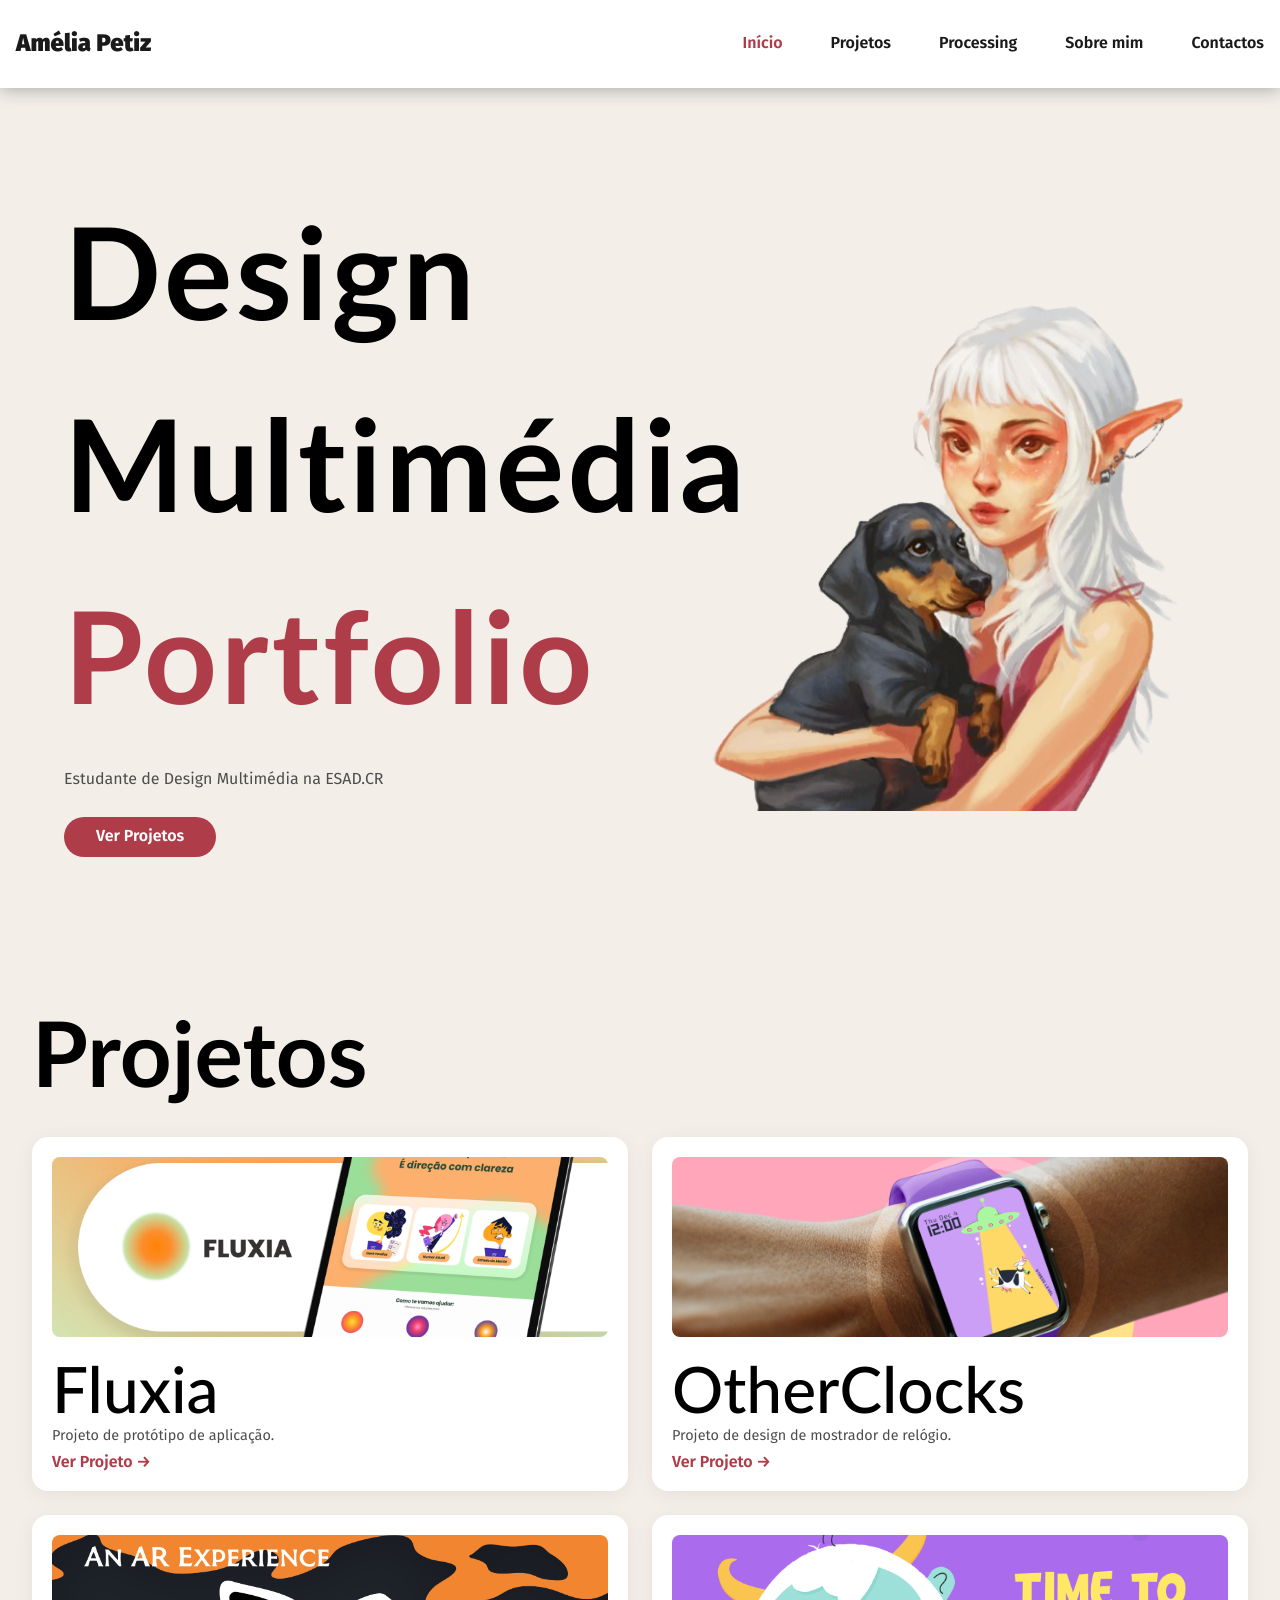
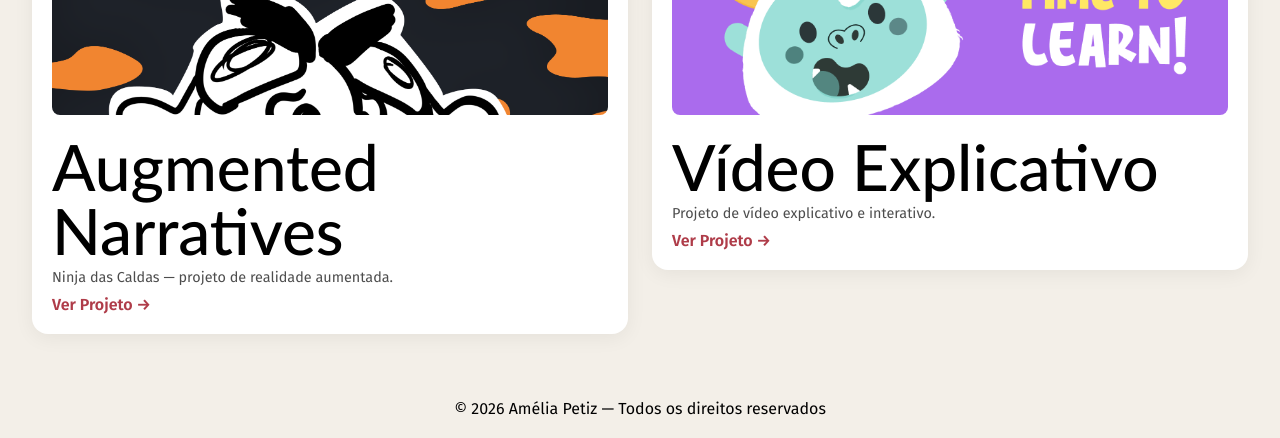
<file: index.html>
<!DOCTYPE html>
<html lang="pt-PT">
    <head>
        <meta charset="UTF-8">
        <meta name="viewport" content="width=device-width, initial-scale=1.0">
        <title>Amélia Petiz — Portfólio</title>
        <meta name="author" content="Amélia Petiz" />
        <meta name="description" content="Portfólio de Design Multimédia de Amélia Petiz" />
        <meta name="keywords" content="design multimédia, portfólio, ESAD, Leiria" />
        <link rel="icon" type="image/x-icon" href="imagens/favicon.ico">
        <link rel="stylesheet" href="css/reset.css">
        <link rel="stylesheet" href="css/style.css">
    </head>
    <body>
        <header id="topHeader">
            <nav id="mainMenu">
                <div class="navAction">
                    <div id="headerLogo">
                        <a href="index.html" title="Início">Amélia Petiz</a>
                    </div>
                    <div class="nav__toggle" id="nav-toggle">
                        <span class="nav__burger">☰</span>
                        <span class="nav__close">✕</span>
                    </div>
                </div>
                <div class="nav__menu" id="navMenu">
                    <ul class="nav__list">
                        <li><a class="nav__link active" href="index.html">Início</a></li>
                        <li><a class="nav__link" href="projects.html">Projetos</a></li>
                        <li><a class="nav__link" href="processing.html">Processing</a></li>
                        <li><a class="nav__link" href="sobremim.html">Sobre mim</a></li>
                        <li><a class="nav__link" href="contactos.html">Contactos</a></li>
                    </ul>
                </div>
            </nav>
        </header>

        <main id="mainContent">

            
            <section id="hero">
                <div class="hero__text">
                    <h1>Design <br>Multimédia<br><span>Portfolio</span></h1>
                    <p>Estudante de Design Multimédia na ESAD.CR</p>
                    <a href="projects.html" class="btn">Ver Projetos</a>
                </div>
               
                <div class="hero__image">
                    <img src="imagens/ilustracao.png" alt="Ilustração de Amélia Petiz">
                </div>
            </section>

        
            <section id="featured">
                <h2>Projetos</h2>
                <ul class="projects__grid">
                    <li>
                        <article>
                            <img src="imagens/fluxia-thumb.png" alt="Fluxia app prototype">
                            <h3>Fluxia</h3>
                            <p>Projeto de protótipo de aplicação.</p>
                            <a href="project-fluxia.html">Ver Projeto →</a>
                        </article>
                    </li>
                    <li>
                        <article>
                            <img src="imagens/otherclocks-thumb.png" alt="OtherClocks watch face design">
                            <h3>OtherClocks</h3>
                            <p>Projeto de design de mostrador de relógio.</p>
                            <a href="project-otherclocks.html">Ver Projeto →</a>
                        </article>
                    </li>
                    <li>
                        <article>
                            <img src="imagens/augmented-thumb.png" alt="Augmented Narratives">
                            <h3>Augmented Narratives</h3>
                            <p>Ninja das Caldas — projeto de realidade aumentada.</p>
                            <a href="project-augmented-narratives.html">Ver Projeto →</a>
                        </article>
                    </li>
                    <li>
                        <article>
                            <img src="imagens/video-thumb.png" alt="Video Explicativo e Interativo">
                            <h3>Vídeo Explicativo</h3>
                            <p>Projeto de vídeo explicativo e interativo.</p>
                            <a href="project-video-explicativo.html">Ver Projeto →</a>
                        </article>
                    </li>
                </ul>
            </section>

        </main>

        <footer id="mainFooter">
            <p>&copy; 2026 Amélia Petiz — Todos os direitos reservados</p>
        </footer>

        <script src="js/script.js"></script>
    </body>
</html>
</file>
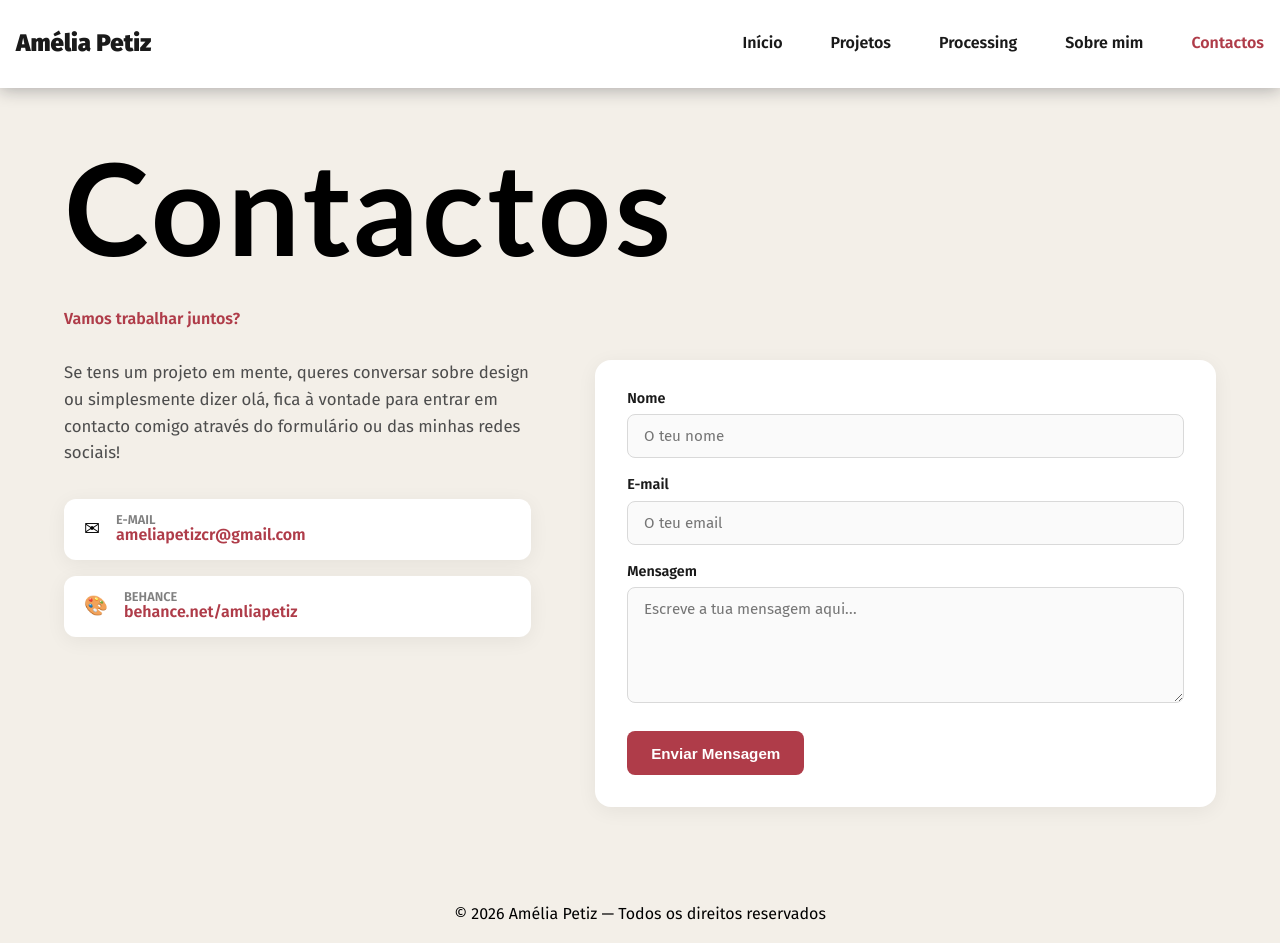
<file: contactos.html>
<!DOCTYPE html>
<html lang="pt-PT">
    <head>
        <meta charset="UTF-8">
        <meta name="viewport" content="width=device-width, initial-scale=1.0">
        <title>Contactos — Amélia Petiz</title>
        <meta name="author" content="Amélia Petiz" />
        <meta name="description" content="Contactos — Amélia Petiz, Designer Multimédia" />
        <link rel="icon" type="image/x-icon" href="imagens/favicon.ico">
        <link rel="stylesheet" href="css/reset.css">
        <link rel="stylesheet" href="css/style.css">
    </head>
    <body>
        <header id="topHeader">
            <nav id="mainMenu">
                <div class="navAction">
                    <div id="headerLogo">
                        <a href="index.html" title="Início">Amélia Petiz</a>
                    </div>
                    <div class="nav__toggle" id="nav-toggle">
                        <span class="nav__burger">☰</span>
                        <span class="nav__close">✕</span>
                    </div>
                </div>
                <div class="nav__menu" id="navMenu">
                    <ul class="nav__list">
                        <li><a class="nav__link" href="index.html">Início</a></li>
                        <li><a class="nav__link" href="projects.html">Projetos</a></li>
                        <li><a class="nav__link" href="processing.html">Processing</a></li>
                        <li><a class="nav__link" href="sobremim.html">Sobre mim</a></li>
                        <li><a class="nav__link active" href="contactos.html">Contactos</a></li>
                    </ul>
                </div>
            </nav> 
        </header>

        <main id="mainContent" class="pageWidth paginaContactos">

          
            <h1>Contactos</h1>
            <p class="pRed">Vamos trabalhar juntos?</p>

           
            <div class="contactos__wrapper">
                
                
                <div class="contactos__info">
                    <p class="contactos__texto">
                        Se tens um projeto em mente, queres conversar sobre design ou simplesmente dizer olá, fica à vontade para entrar em contacto comigo através do formulário ou das minhas redes sociais!
                    </p>
                    
               
                    <ul class="contactos__lista">
                        <li class="contacto__item">
                            <span class="contacto__icone">✉</span>
                            <div>
                                <p class="contacto__label">E-mail</p>
                                <a href="mailto:ameliapetizcr@gmail.com" class="contacto__link">ameliapetizcr@gmail.com</a>
                            </div>
                        </li>
                        <li class="contacto__item">
                            <span class="contacto__icone">🎨</span>
                            <div>
                                <p class="contacto__label">Behance</p>
                                <a href="https://behance.net/amliapetiz" target="_blank" class="contacto__link">behance.net/amliapetiz</a>
                            </div>
                        </li>
                    </ul>
                </div>

            
                <div class="contactos__formulario">
                    <form action="#" method="POST">
                        
                        <!-- Campo nome -->
                        <div class="campo">
                            <label for="name">Nome</label>
                            <input type="text" id="name" name="name" required placeholder="O teu nome">
                        </div>

                     
                        <div class="campo">
                            <label for="email">E-mail</label>
                            <input type="email" id="email" name="email" required placeholder="O teu email">
                        </div>

                     
                        <div class="campo">
                            <label for="message">Mensagem</label>
                            <textarea id="message" name="message" rows="5" required placeholder="Escreve a tua mensagem aqui..."></textarea>
                        </div>

                        <button type="submit" class="btn-enviar">Enviar Mensagem</button>

                    </form>
                </div>

            </div>

        </main>

        <footer id="mainFooter">
            <p>&copy; 2026 Amélia Petiz — Todos os direitos reservados</p>
        </footer>

        <script src="js/script.js"></script>
    </body>
</html>
</file>
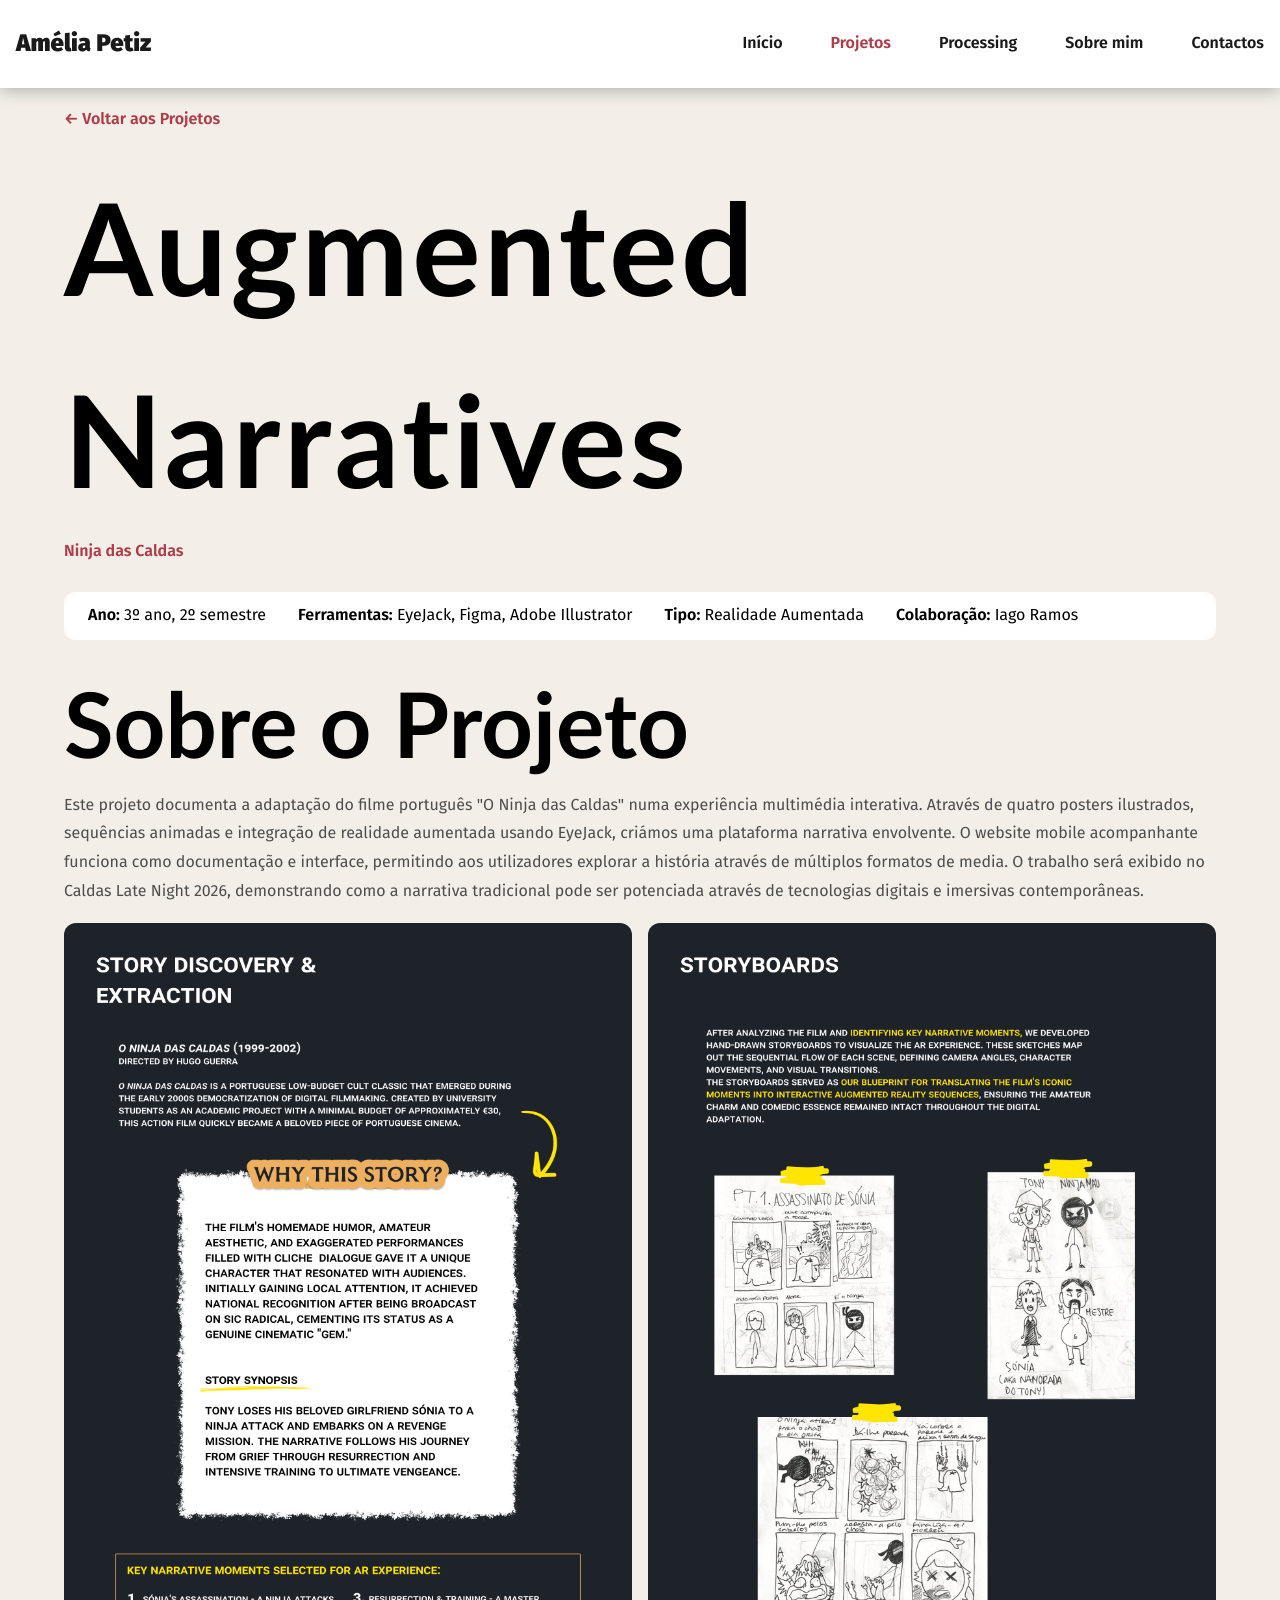
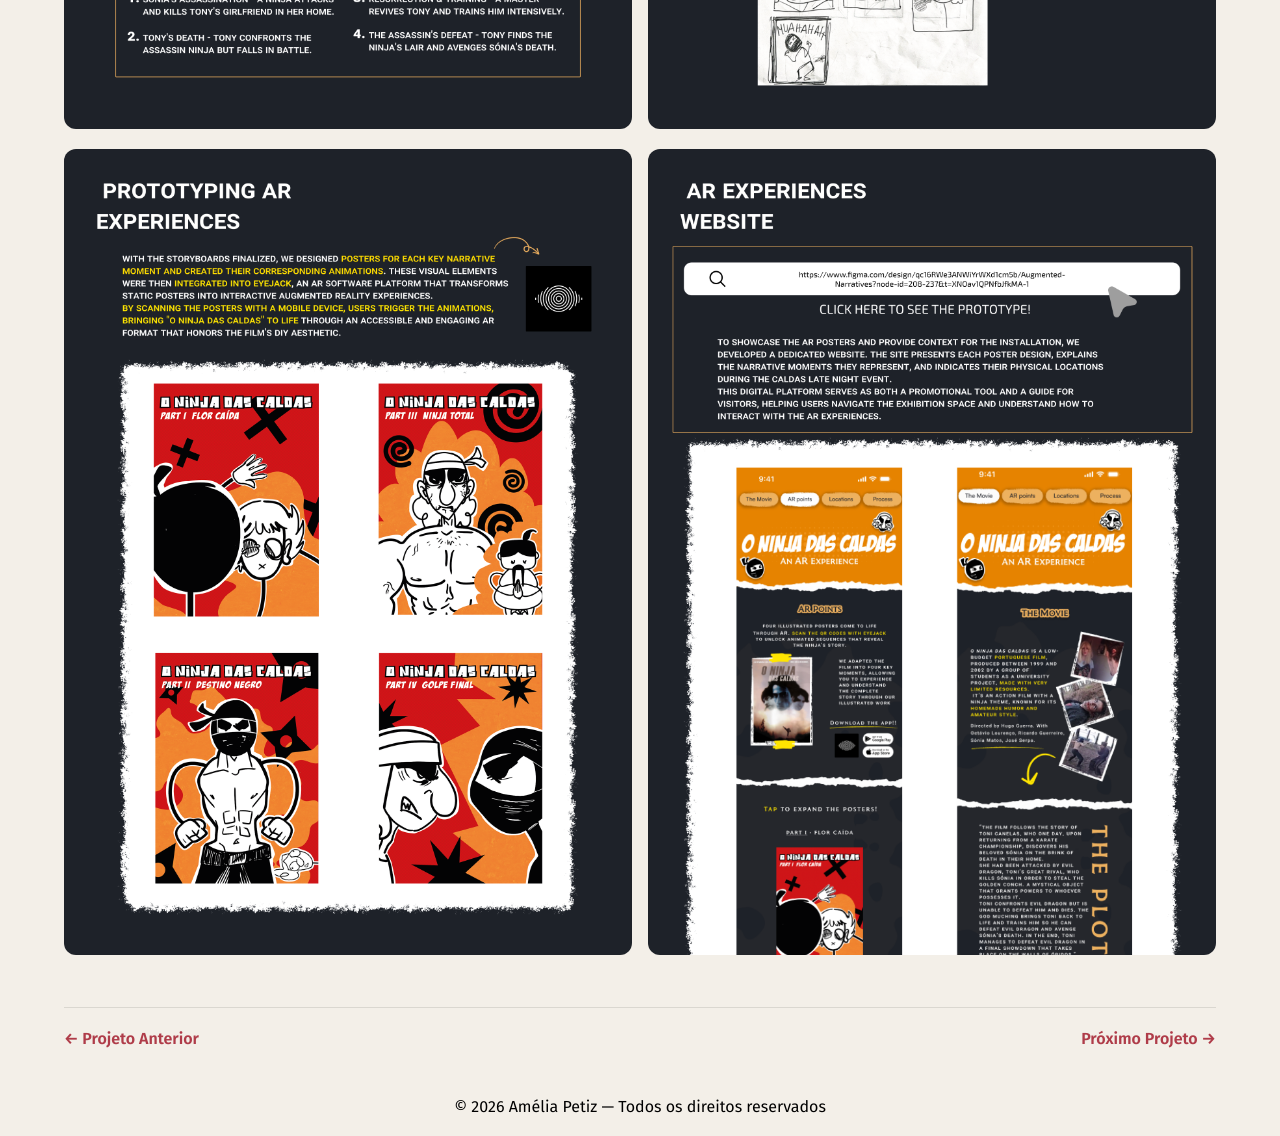
<file: project-augmentednarratives.html>
<!DOCTYPE html>
<html lang="pt-PT">
    <head>
        <meta charset="UTF-8">
        <meta name="viewport" content="width=device-width, initial-scale=1.0">
        <title>Augmented Narratives — Amélia Petiz</title>
        <meta name="author" content="Amélia Petiz" />
        <meta name="description" content="Augmented Narratives — Ninja das Caldas" />
        <link rel="icon" type="image/x-icon" href="imagens/favicon.ico">
        <link rel="stylesheet" href="css/reset.css">
        <link rel="stylesheet" href="css/style.css">
    </head>
    <body>
        <header id="topHeader">
            <nav id="mainMenu">
                <div class="navAction">
                    <div id="headerLogo">
                        <a href="index.html" title="Início">Amélia Petiz</a>
                    </div>
                    <div class="nav__toggle" id="nav-toggle">
                        <span class="nav__burger">☰</span>
                        <span class="nav__close">✕</span>
                    </div>
                </div>
                <div class="nav__menu" id="navMenu">
                    <ul class="nav__list">
                        <li><a class="nav__link" href="index.html">Início</a></li>
                        <li><a class="nav__link active" href="projects.html">Projetos</a></li>
                        <li><a class="nav__link" href="processing.html">Processing</a></li>
                        <li><a class="nav__link" href="sobremim.html">Sobre mim</a></li>
                        <li><a class="nav__link" href="contactos.html">Contactos</a></li>
                    </ul>
                </div>
            </nav>
        </header>

        <main id="mainContent" class="paginaProjeto">

           
            <a href="projects.html" class="btn-back">← Voltar aos Projetos</a>

            
            <h1 class="projeto__titulo">Augmented Narratives</h1>
            <p class="pRed">Ninja das Caldas</p>

           
            <ul class="projeto__meta">
                <li><strong>Ano:</strong> 3º ano, 2º semestre</li>
                <li><strong>Ferramentas:</strong> EyeJack, Figma, Adobe Illustrator</li>
                <li><strong>Tipo:</strong> Realidade Aumentada</li>
                <li><strong>Colaboração:</strong> Iago Ramos</li>
            </ul>

          
            <h2 class="projeto__secao">Sobre o Projeto</h2>
            <p class="projeto__descricao">Este projeto documenta a adaptação do filme português "O Ninja das Caldas" numa experiência multimédia interativa. Através de quatro posters ilustrados, sequências animadas e integração de realidade aumentada usando EyeJack, criámos uma plataforma narrativa envolvente. O website mobile acompanhante funciona como documentação e interface, permitindo aos utilizadores explorar a história através de múltiplos formatos de media. O trabalho será exibido no Caldas Late Night 2026, demonstrando como a narrativa tradicional pode ser potenciada através de tecnologias digitais e imersivas contemporâneas.</p>

        
            <ul class="projeto__galeria">
                <li><img src="imagens/Ninja-1.png" alt="Ninja das Caldas — Poster 1"></li>
                <li><img src="imagens/Ninja-2.png" alt="Ninja das Caldas — Poster 2"></li>
                <li><img src="imagens/Ninja-3.png" alt="Ninja das Caldas — Poster 3"></li>
                <li><img src="imagens/Ninja-4.png" alt="Ninja das Caldas — Poster 4"></li>
            </ul>

          
            <nav class="projeto__nav">
                <a href="project-otherclocks.html">← Projeto Anterior</a>
                <a href="project-video-explicativo.html">Próximo Projeto →</a>
            </nav>

        </main>

        <footer id="mainFooter">
            <p>&copy; 2026 Amélia Petiz — Todos os direitos reservados</p>
        </footer>

        <script src="js/script.js"></script>
    </body>
</html>
</file>
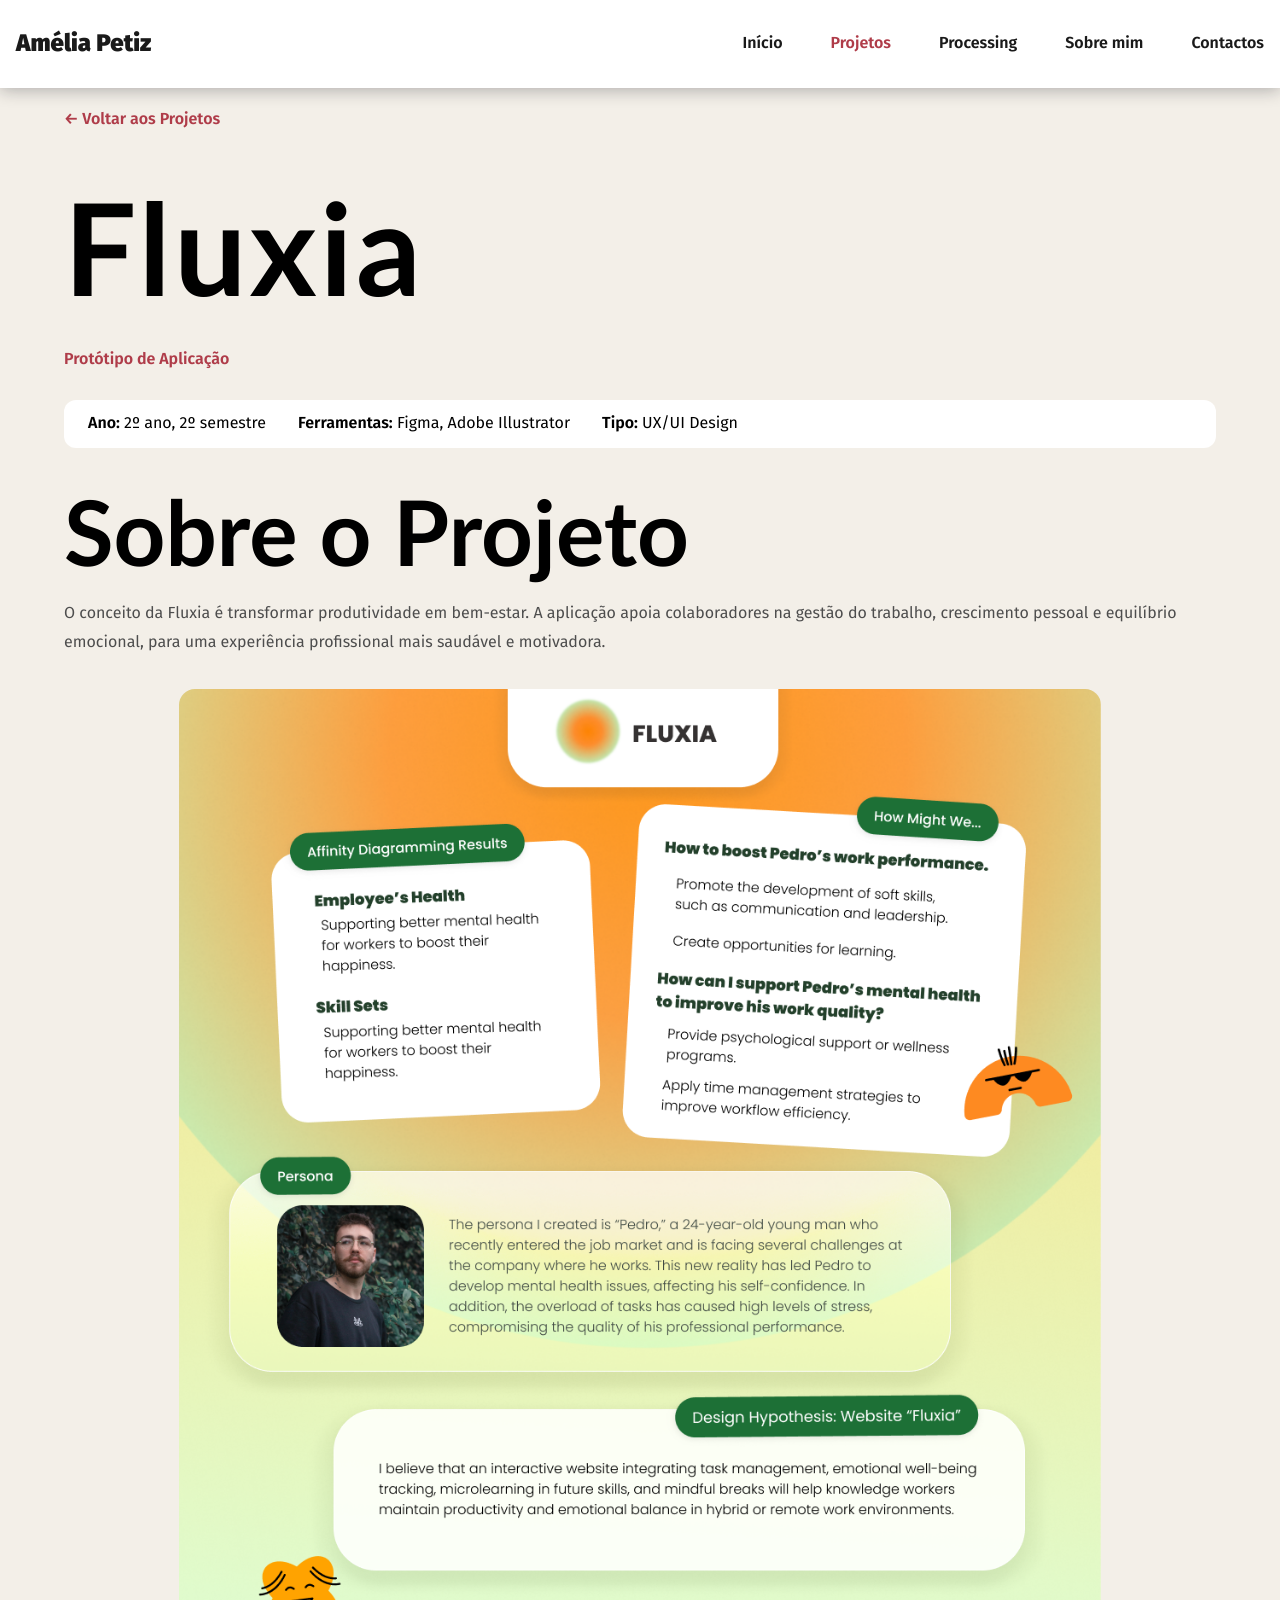
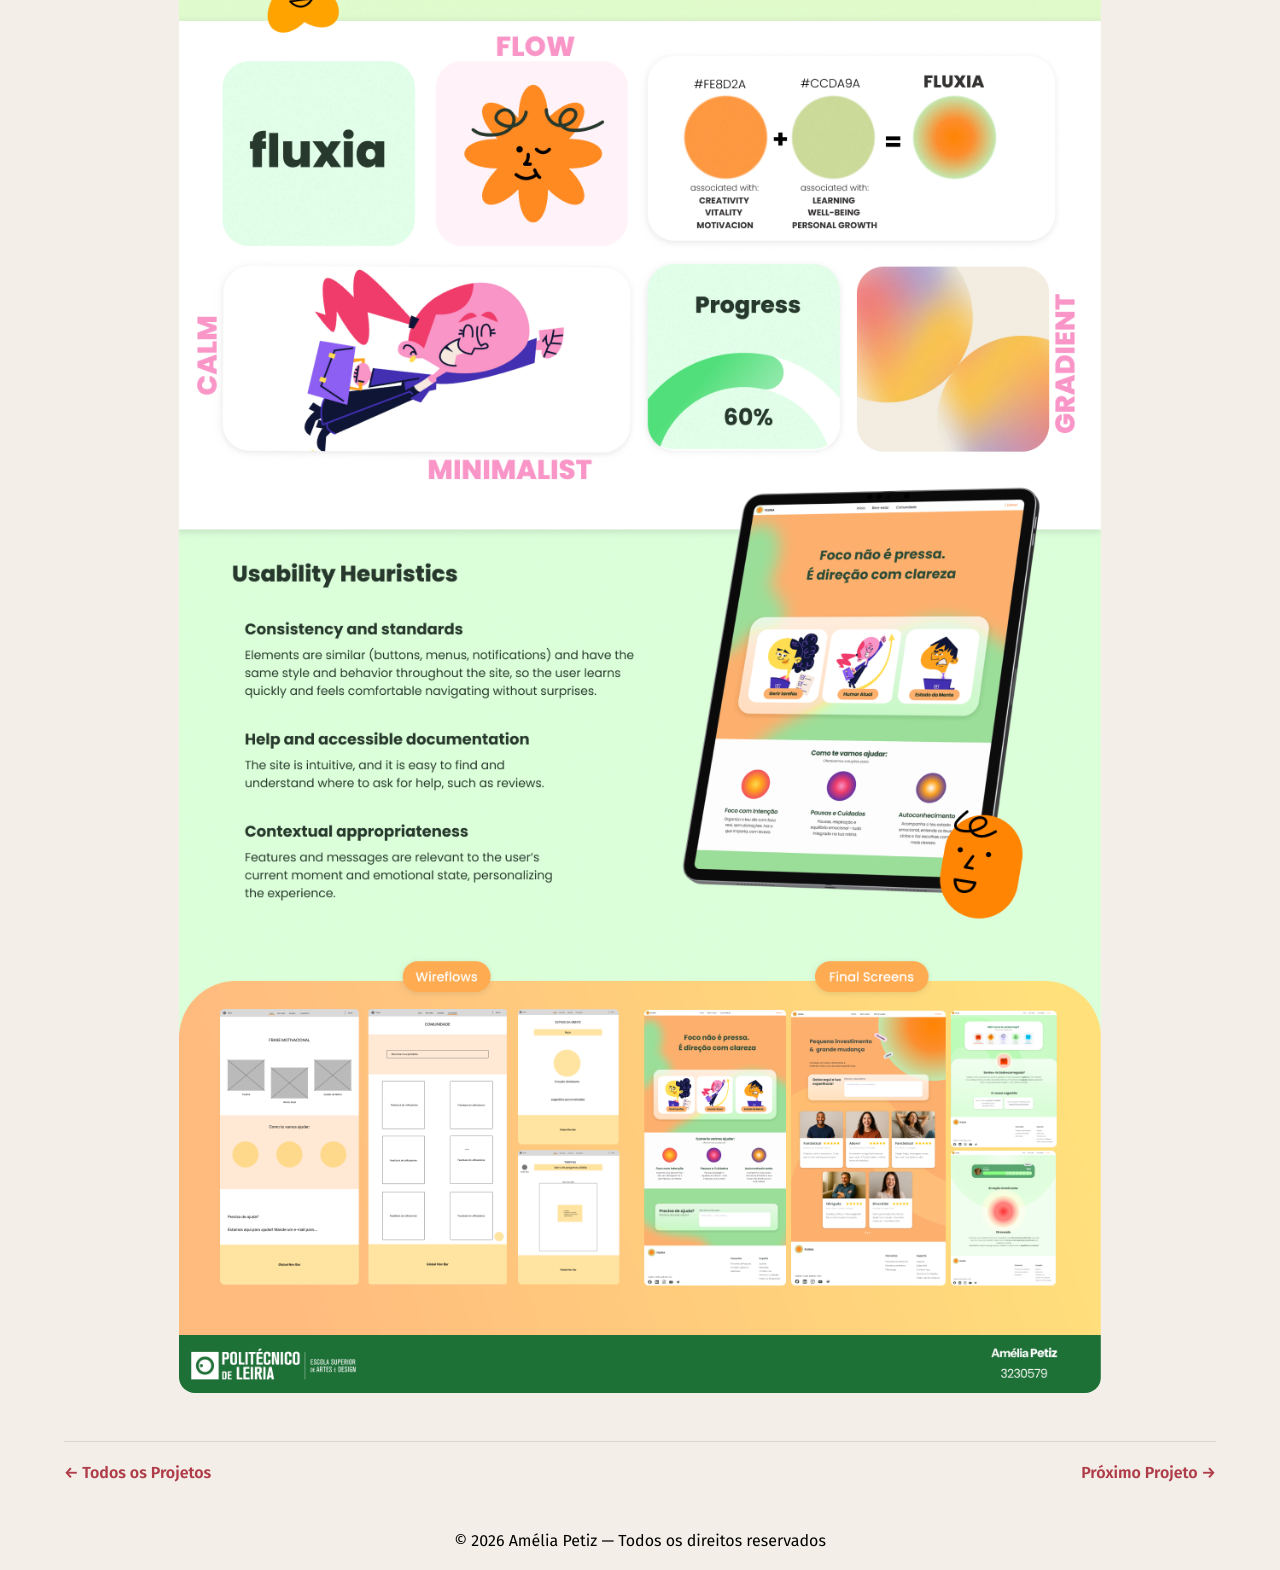
<file: project-fluxia.html>
<!DOCTYPE html>
<html lang="pt-PT">
    <head>
        <meta charset="UTF-8">
        <meta name="viewport" content="width=device-width, initial-scale=1.0">
        <title>Fluxia — Amélia Petiz</title>
        <meta name="author" content="Amélia Petiz" />
        <meta name="description" content="Fluxia — Projeto de protótipo de aplicação" />
        <link rel="icon" type="image/x-icon" href="imagens/favicon.ico">
        <link rel="stylesheet" href="css/reset.css">
        <link rel="stylesheet" href="css/style.css">
    </head>
    <body>
        <header id="topHeader">
            <nav id="mainMenu">
                <div class="navAction">
                    <div id="headerLogo">
                        <a href="index.html" title="Início">Amélia Petiz</a>
                    </div>
                    <div class="nav__toggle" id="nav-toggle">
                        <span class="nav__burger">☰</span>
                        <span class="nav__close">✕</span>
                    </div>
                </div>
                <div class="nav__menu" id="navMenu">
                    <ul class="nav__list">
                        <li><a class="nav__link" href="index.html">Início</a></li>
                        <li><a class="nav__link active" href="projects.html">Projetos</a></li>
                        <li><a class="nav__link" href="processing.html">Processing</a></li>
                        <li><a class="nav__link" href="sobremim.html">Sobre mim</a></li>
                        <li><a class="nav__link" href="contactos.html">Contactos</a></li>
                    </ul>
                </div>
            </nav>
        </header>

        <main id="mainContent" class="paginaProjeto">

            
            <a href="projects.html" class="btn-back">← Voltar aos Projetos</a>

           
            <h1 class="projeto__titulo">Fluxia</h1>
            <p class="pRed">Protótipo de Aplicação</p>

          
            <ul class="projeto__meta">
                <li><strong>Ano:</strong> 2º ano, 2º semestre</li>
                <li><strong>Ferramentas:</strong> Figma, Adobe Illustrator</li>
                <li><strong>Tipo:</strong> UX/UI Design</li>
            </ul>

            
            <h2 class="projeto__secao">Sobre o Projeto</h2>
            <p class="projeto__descricao">O conceito da Fluxia é transformar produtividade em bem-estar. A aplicação apoia colaboradores na gestão do trabalho, crescimento pessoal e equilíbrio emocional, para uma experiência profissional mais saudável e motivadora.</p>

            
            <img src="imagens/fluxia-1.png" alt="Fluxia — poster do projeto" class="projeto__poster">

            
            <nav class="projeto__nav">
                <a href="projects.html">← Todos os Projetos</a>
                <a href="project-otherclocks.html">Próximo Projeto →</a>
            </nav>

        </main>

        <footer id="mainFooter">
            <p>&copy; 2026 Amélia Petiz — Todos os direitos reservados</p>
        </footer>

        <script src="js/script.js"></script>
    </body>
</html>
</file>
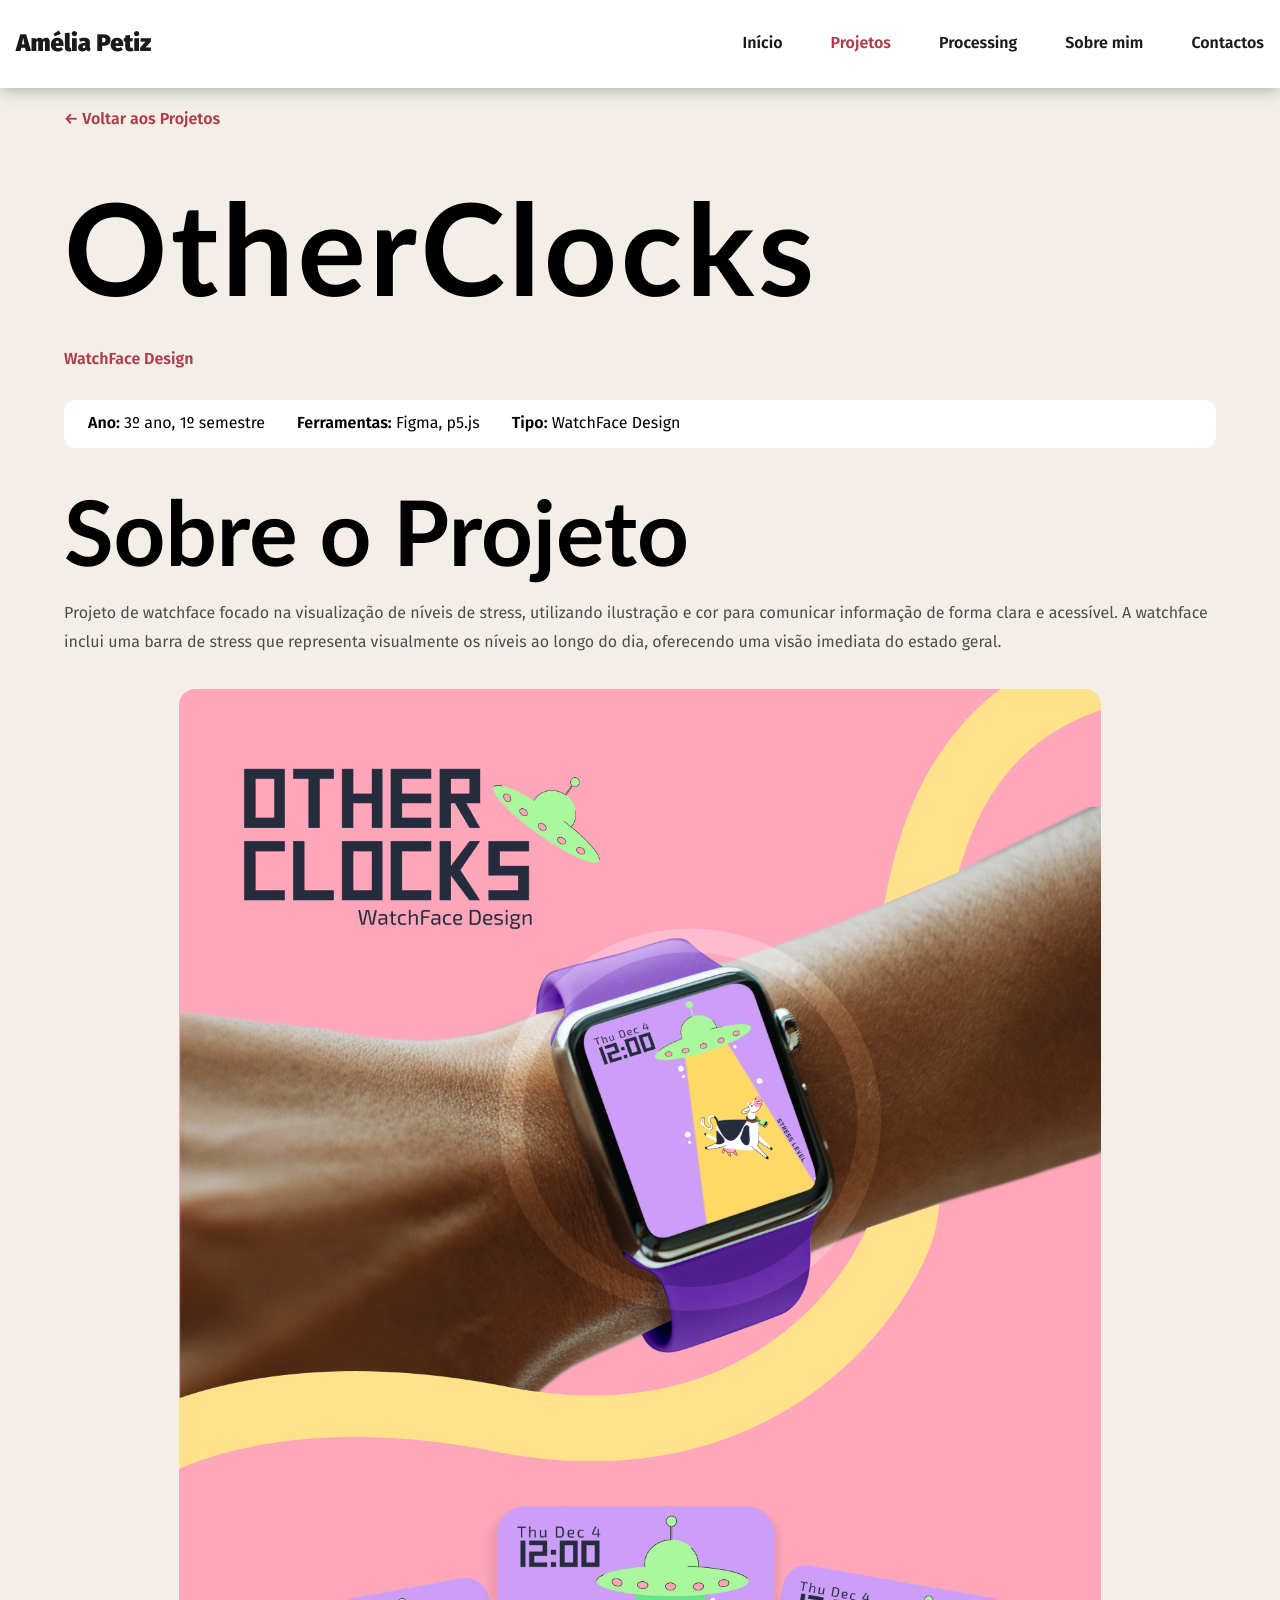
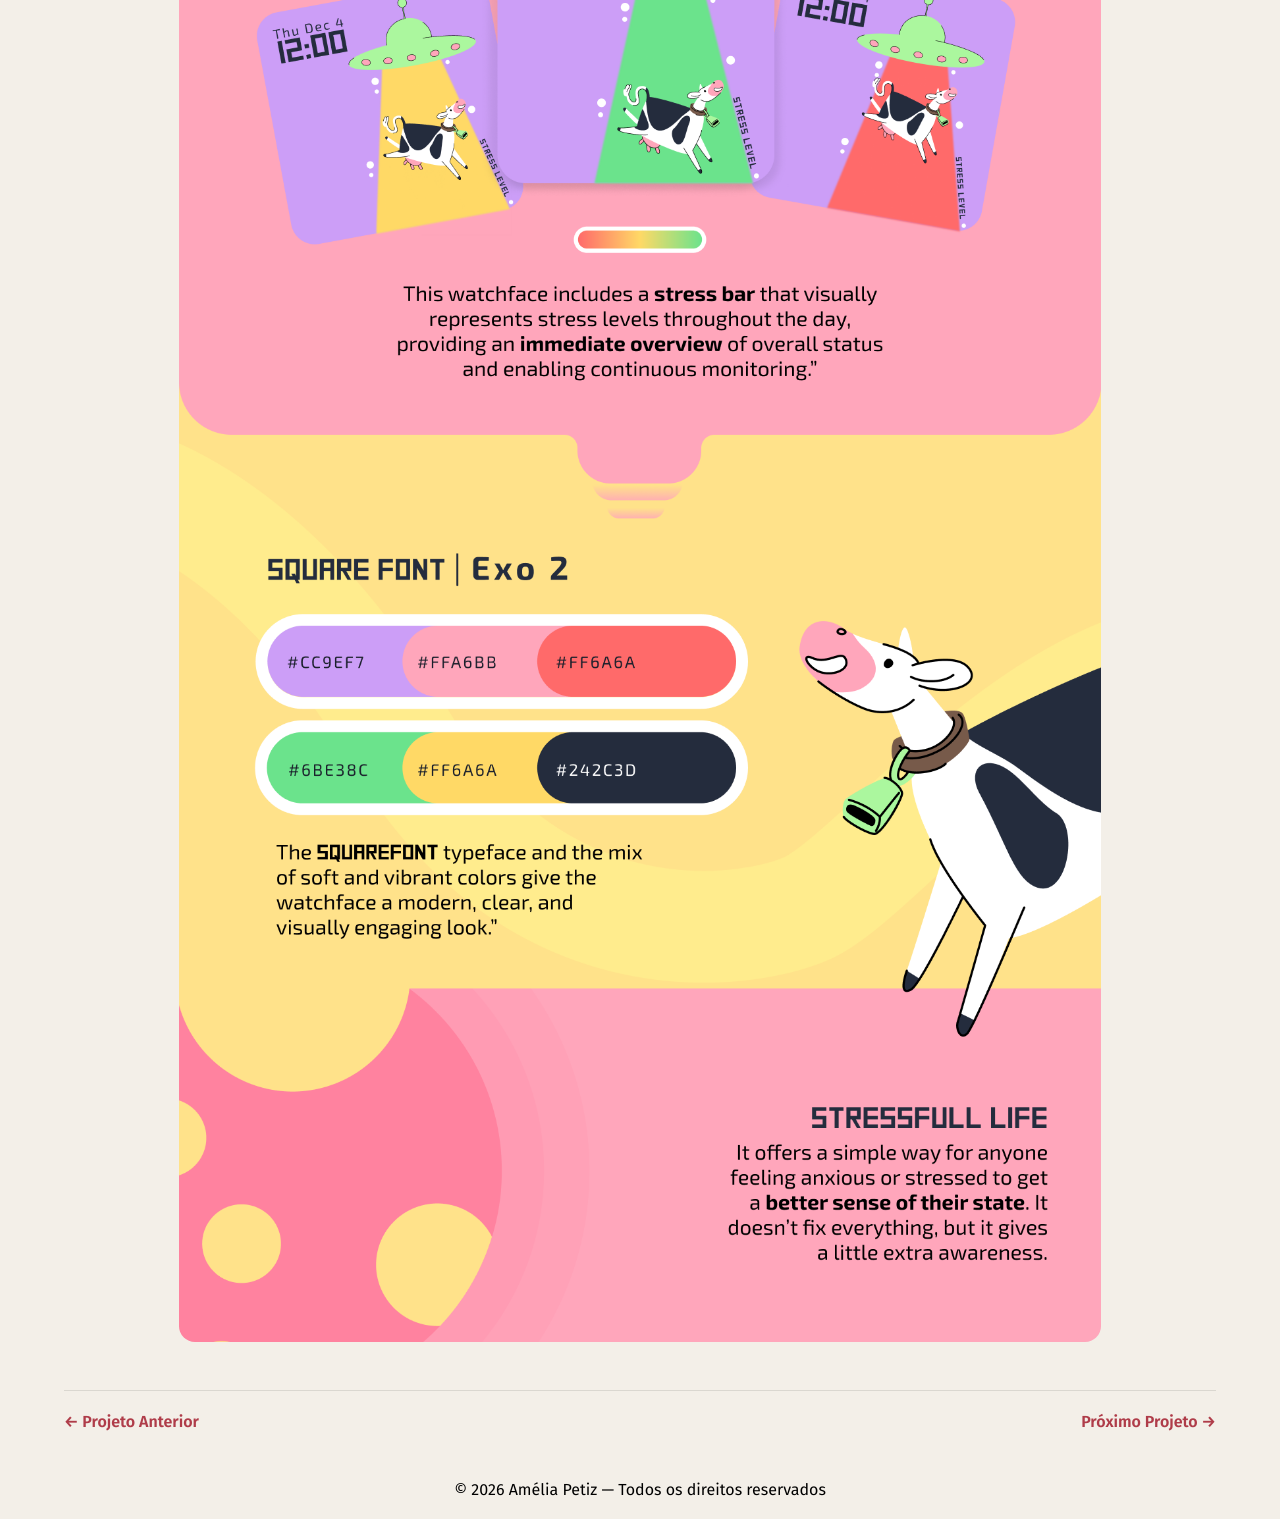
<file: project-otherclocks.html>
<!DOCTYPE html>
<html lang="pt-PT">
    <head>
        <meta charset="UTF-8">
        <meta name="viewport" content="width=device-width, initial-scale=1.0">
        <title>OtherClocks — Amélia Petiz</title>
        <meta name="author" content="Amélia Petiz" />
        <meta name="description" content="OtherClocks — Projeto de design de watchface" />
        <link rel="icon" type="image/x-icon" href="imagens/favicon.ico">
        <link rel="stylesheet" href="css/reset.css">
        <link rel="stylesheet" href="css/style.css">
    </head>
    <body>
        <header id="topHeader">
            <nav id="mainMenu">
                <div class="navAction">
                    <div id="headerLogo">
                        <a href="index.html" title="Início">Amélia Petiz</a>
                    </div>
                    <div class="nav__toggle" id="nav-toggle">
                        <span class="nav__burger">☰</span>
                        <span class="nav__close">✕</span>
                    </div>
                </div>
                <div class="nav__menu" id="navMenu">
                    <ul class="nav__list">
                        <li><a class="nav__link" href="index.html">Início</a></li>
                        <li><a class="nav__link active" href="projects.html">Projetos</a></li>
                        <li><a class="nav__link" href="processing.html">Processing</a></li>
                        <li><a class="nav__link" href="sobremim.html">Sobre mim</a></li>
                        <li><a class="nav__link" href="contactos.html">Contactos</a></li>
                    </ul>
                </div>
            </nav>
        </header>

        <main id="mainContent" class="paginaProjeto">

            
            <a href="projects.html" class="btn-back">← Voltar aos Projetos</a>

            
            <h1 class="projeto__titulo">OtherClocks</h1>
            <p class="pRed">WatchFace Design</p>

           
            <ul class="projeto__meta">
                <li><strong>Ano:</strong> 3º ano, 1º semestre</li>
                <li><strong>Ferramentas:</strong> Figma, p5.js</li>
                <li><strong>Tipo:</strong> WatchFace Design</li>
            </ul>

            
            <h2 class="projeto__secao">Sobre o Projeto</h2>
            <p class="projeto__descricao">Projeto de watchface focado na visualização de níveis de stress, utilizando ilustração e cor para comunicar informação de forma clara e acessível. A watchface inclui uma barra de stress que representa visualmente os níveis ao longo do dia, oferecendo uma visão imediata do estado geral.</p>

           
            <img src="imagens/otherclocks-1.png" alt="OtherClocks — poster do projeto" class="projeto__poster">

            
            <nav class="projeto__nav">
                <a href="project-fluxia.html">← Projeto Anterior</a>
                <a href="project-augmentednarratives.html">Próximo Projeto →</a>
            </nav>

        </main>

        <footer id="mainFooter">
            <p>&copy; 2026 Amélia Petiz — Todos os direitos reservados</p>
        </footer>

        <script src="js/script.js"></script>
    </body>
</html>
</file>
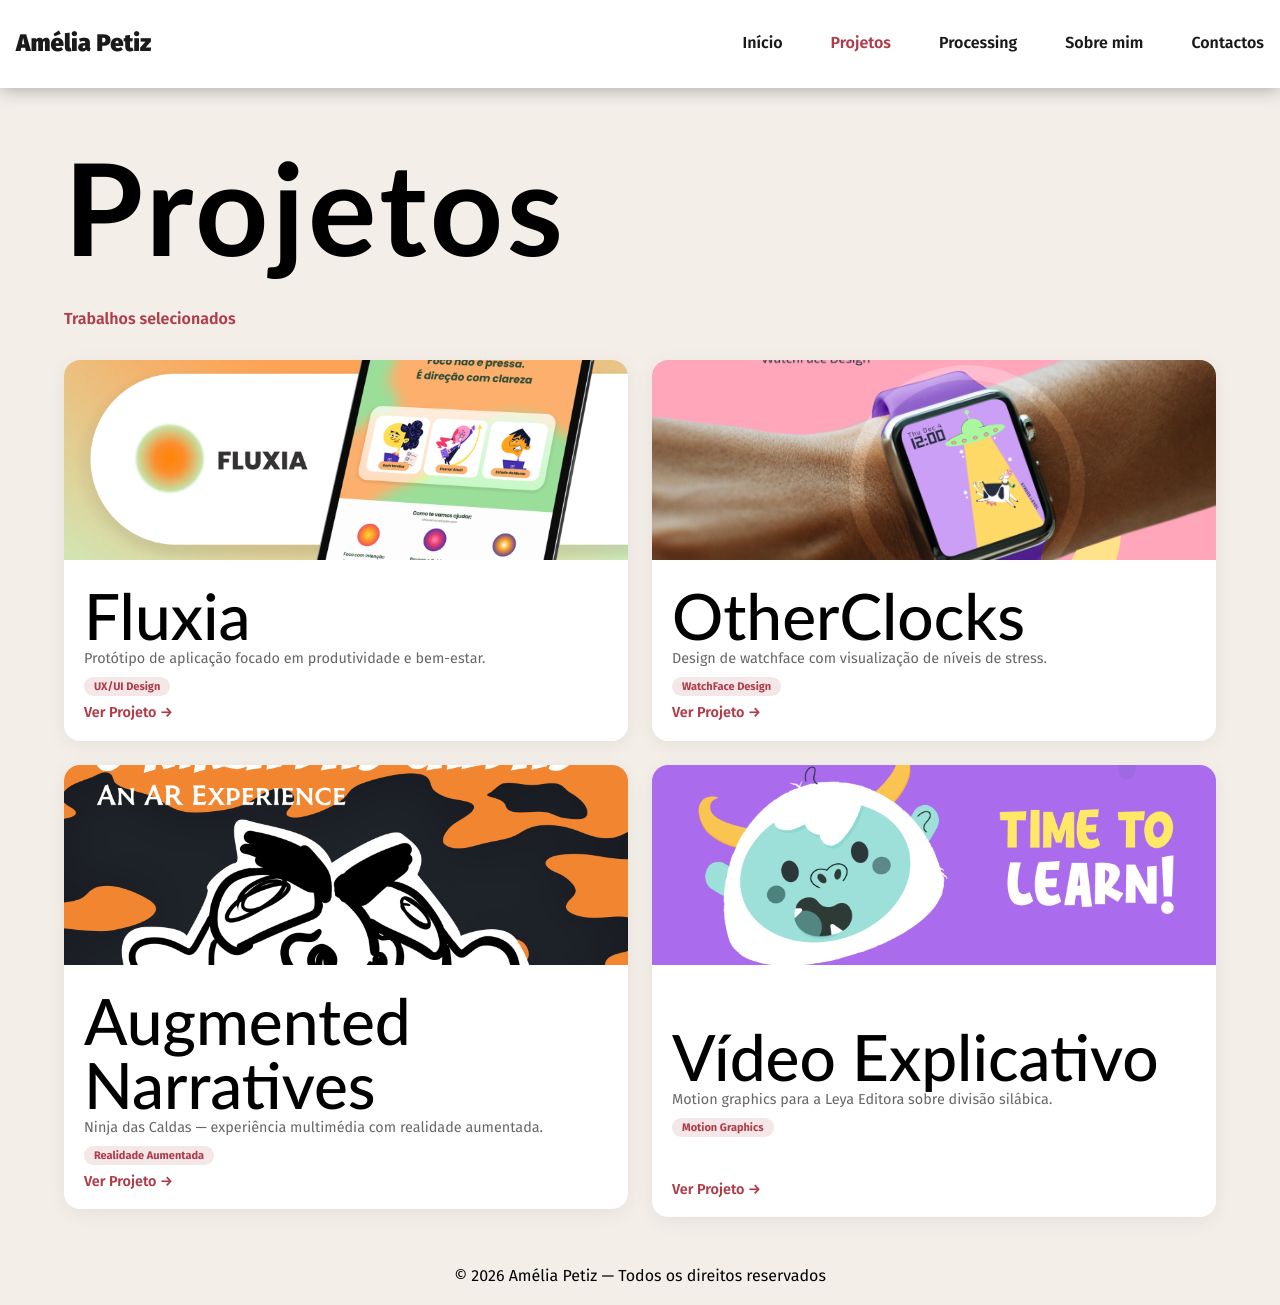
<file: projects.html>
<!DOCTYPE html>
<html lang="pt-PT">
    <head>
        <meta charset="UTF-8">
        <meta name="viewport" content="width=device-width, initial-scale=1.0">
        <title>Projetos — Amélia Petiz</title>
        <meta name="author" content="Amélia Petiz" />
        <meta name="description" content="Projetos de Design Multimédia de Amélia Petiz" />
        <link rel="icon" type="image/x-icon" href="imagens/favicon.ico">
        <link rel="stylesheet" href="css/reset.css">
        <link rel="stylesheet" href="css/style.css">
    </head>
    <body>
        <header id="topHeader">
            <nav id="mainMenu">
                <div class="navAction">
                    <div id="headerLogo">
                        <a href="index.html" title="Início">Amélia Petiz</a>
                    </div>
                    <div class="nav__toggle" id="nav-toggle">
                        <span class="nav__burger">☰</span>
                        <span class="nav__close">✕</span>
                    </div>
                </div>
                <div class="nav__menu" id="navMenu">
                    <ul class="nav__list">
                        <li><a class="nav__link" href="index.html">Início</a></li>
                        <li><a class="nav__link active" href="projects.html">Projetos</a></li>
                        <li><a class="nav__link" href="processing.html">Processing</a></li>
                        <li><a class="nav__link" href="sobremim.html">Sobre mim</a></li>
                        <li><a class="nav__link" href="contactos.html">Contactos</a></li>
                    </ul>
                </div>
            </nav>
        </header>

        <main id="mainContent" class="paginaProjetos">

            
            <h1>Projetos</h1>
            <p class="pRed">Trabalhos selecionados</p>

          
            <ul class="grelha__projetos">
                <li>
                    <article class="card__projeto">
                        <img src="imagens/fluxia-thumb.png" alt="Fluxia">
                        <div class="card__info">
                            <h3>Fluxia</h3>
                            <p>Protótipo de aplicação focado em produtividade e bem-estar.</p>
                            <span class="card__tag">UX/UI Design</span>
                            <a href="project-fluxia.html" class="card__link">Ver Projeto →</a>
                        </div>
                    </article>
                </li>
                <li>
                    <article class="card__projeto">
                        <img src="imagens/otherclocks-thumb.png" alt="OtherClocks">
                        <div class="card__info">
                            <h3>OtherClocks</h3>
                            <p>Design de watchface com visualização de níveis de stress.</p>
                            <span class="card__tag">WatchFace Design</span>
                            <a href="project-otherclocks.html" class="card__link">Ver Projeto →</a>
                        </div>
                    </article>
                </li>
                <li>
                    <article class="card__projeto">
                        <img src="imagens/augmented-thumb.png" alt="Augmented Narratives">
                        <div class="card__info">
                            <h3>Augmented Narratives</h3>
                            <p>Ninja das Caldas — experiência multimédia com realidade aumentada.</p>
                            <span class="card__tag">Realidade Aumentada</span>
                            <a href="project-augmented-narratives.html" class="card__link">Ver Projeto →</a>
                        </div>
                    </article>
                </li>
                <li>
                    <article class="card__projeto card__projeto--video">
                        <img src="imagens/video-thumb.png" alt="Vídeo Explicativo">
                        <div class="card__info card__info--video">
                            <h3>Vídeo Explicativo</h3>
                            <p>Motion graphics para a Leya Editora sobre divisão silábica.</p>
                            <span class="card__tag">Motion Graphics</span>
                            <a href="project-video-explicativo.html" class="card__link card__link--video">Ver Projeto →</a>
                        </div>
                    </article>
                </li>
            </ul>

        </main>

        <footer id="mainFooter">
            <p>&copy; 2026 Amélia Petiz — Todos os direitos reservados</p>
        </footer>

        <script src="js/script.js"></script>
    </body>
</html>
</file>
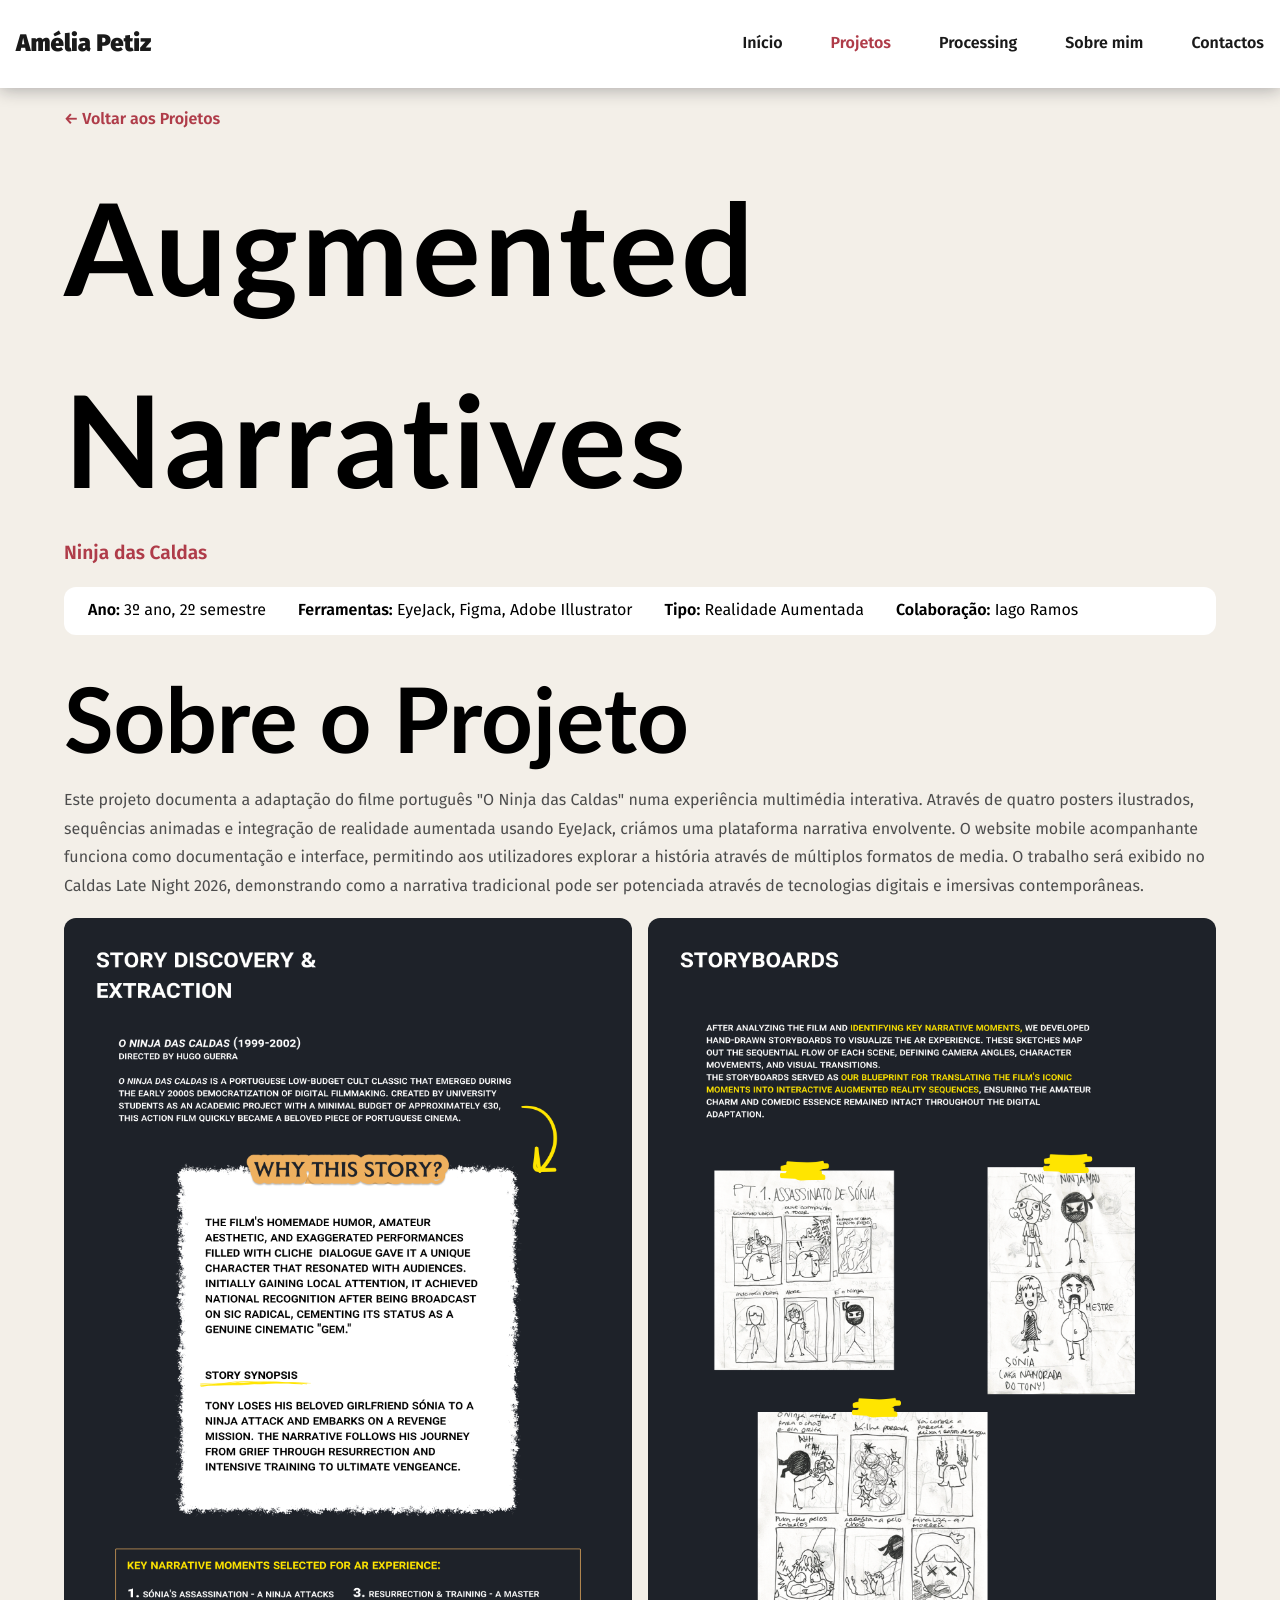
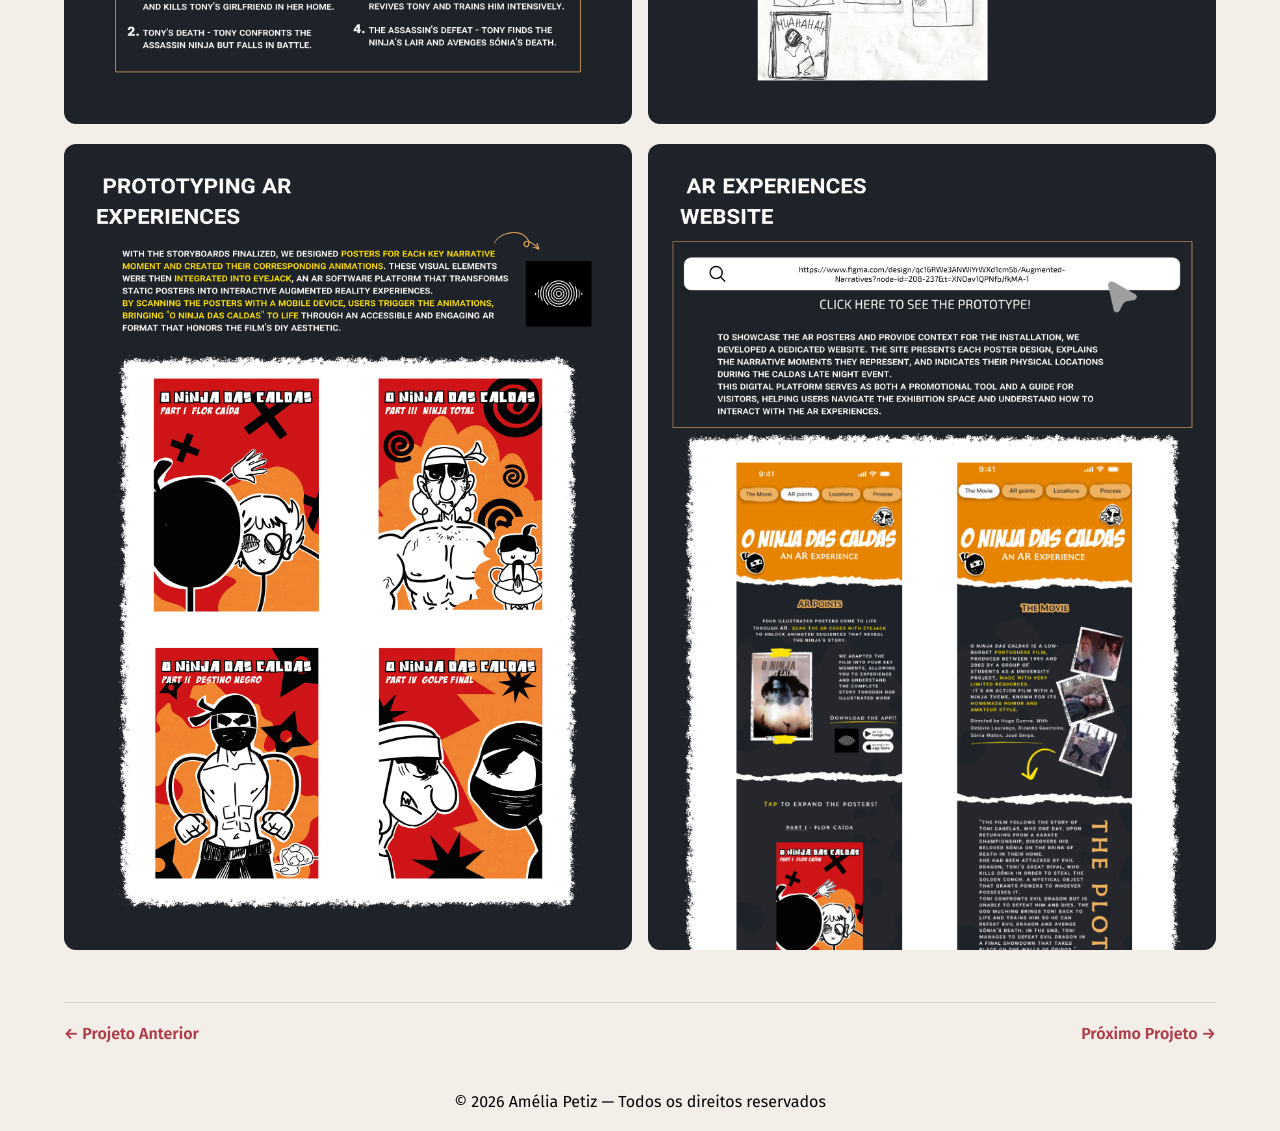
<file: projeto-augmentednarratives.html>
<!--
    Nome: Amélia Petiz | Nº: 3230579
    Exercício: Portfólio
    Ano letivo: 3º, 2025-2026 | Semestre: 2º
    UC: Laboratório de Projeto II
    Curso: L.DGM | Escola: ESAD // Politécnico de Leiria
    Docente: Luís Carradas
    Data de avaliação: 15-06-2026
-->
<!DOCTYPE html>
<html lang="pt-PT">
    <head>
        <meta charset="UTF-8">
        <meta name="viewport" content="width=device-width, initial-scale=1.0">
        <title>Augmented Narratives — Amélia Petiz</title>
        <meta name="author" content="Amélia Petiz" />
        <meta name="description" content="Augmented Narratives — Ninja das Caldas" />
        <link rel="icon" type="image/x-icon" href="imagens/favicon.ico">
        <link rel="stylesheet" href="css/reset.css">
        <link rel="stylesheet" href="css/style.css">
    </head>
    <body>
        <header id="topHeader">
            <nav id="mainMenu">
                <div class="navAction">
                    <div id="headerLogo">
                        <a href="index.html" title="Início">Amélia Petiz</a>
                    </div>
                    <div class="nav__toggle" id="nav-toggle">
                        <span class="nav__burger">☰</span>
                        <span class="nav__close">✕</span>
                    </div>
                </div>
                <div class="nav__menu" id="navMenu">
                    <ul class="nav__list">
                        <li><a class="nav__link" href="index.html">Início</a></li>
                        <li><a class="nav__link active" href="projects.html">Projetos</a></li>
                        <li><a class="nav__link" href="processing.html">Processing</a></li>
                        <li><a class="nav__link" href="sobremim.html">Sobre mim</a></li>
                        <li><a class="nav__link" href="contact.html">Contactos</a></li>
                    </ul>
                </div>
            </nav>
        </header>

        <main id="mainContent" style="padding: 2rem 4rem;">

            <a href="projects.html" style="color: #AF3C49; font-weight: 600; display: block; margin-top: 1.5rem;">← Voltar aos Projetos</a>

            <h1 style="margin-top: 1.5rem;">Augmented Narratives</h1>
            <p style="color: #AF3C49; font-weight: 600; font-size: 1.2rem; margin-top: 0.5rem;">Ninja das Caldas</p>

            <ul style="display: flex; gap: 2rem; background: white; padding: 1rem 1.5rem; border-radius: 0.75rem; margin-top: 1.5rem; flex-wrap: wrap;">
                <li><strong>Ano:</strong> 3º ano, 2º semestre</li>
                <li><strong>Ferramentas:</strong> EyeJack, Figma, Adobe Illustrator</li>
                <li><strong>Tipo:</strong> Realidade Aumentada</li>
                <li><strong>Colaboração:</strong> Iago Ramos</li>
            </ul>

            <h2 style="margin-top: 2rem;">Sobre o Projeto</h2>
            <p style="margin-top: 1rem; line-height: 1.8; color: hsl(0,0%,30%);">Este projeto documenta a adaptação do filme português "O Ninja das Caldas" numa experiência multimédia interativa. Através de quatro posters ilustrados, sequências animadas e integração de realidade aumentada usando EyeJack, criámos uma plataforma narrativa envolvente. O website mobile acompanhante funciona como documentação e interface, permitindo aos utilizadores explorar a história através de múltiplos formatos de media. O trabalho será exibido no Caldas Late Night 2026, demonstrando como a narrativa tradicional pode ser potenciada através de tecnologias digitais e imersivas contemporâneas.</p>

            <!-- Grelha com os 4 posters -->
          
            <ul style="display: grid; grid-template-columns: repeat(2, 1fr); gap: 1rem; margin-top: 1rem;">
                <li><img src="imagens/Ninja-1.png" alt="Ninja das Caldas — Poster 1" style="width: 100%; border-radius: 0.75rem;"></li>
                <li><img src="imagens/Ninja-2.png" alt="Ninja das Caldas — Poster 2" style="width: 100%; border-radius: 0.75rem;"></li>
                <li><img src="imagens/Ninja-3.png" alt="Ninja das Caldas — Poster 3" style="width: 100%; border-radius: 0.75rem;"></li>
                <li><img src="imagens/Ninja-4.png" alt="Ninja das Caldas — Poster 4" style="width: 100%; border-radius: 0.75rem;"></li>
            </ul>

            <nav style="display: flex; justify-content: space-between; margin-top: 3rem; padding-top: 1.5rem; border-top: 1px solid rgba(0,0,0,0.1);">
                <a href="project-otherclocks.html" style="color: #AF3C49; font-weight: 600;">← Projeto Anterior</a>
                <a href="project-video-explicativo.html" style="color: #AF3C49; font-weight: 600;">Próximo Projeto →</a>
            </nav>

        </main>

        <footer id="mainFooter">
            <p>&copy; 2026 Amélia Petiz — Todos os direitos reservados</p>
        </footer>

        <script src="js/script.js"></script>
    </body>
</html>
</file>
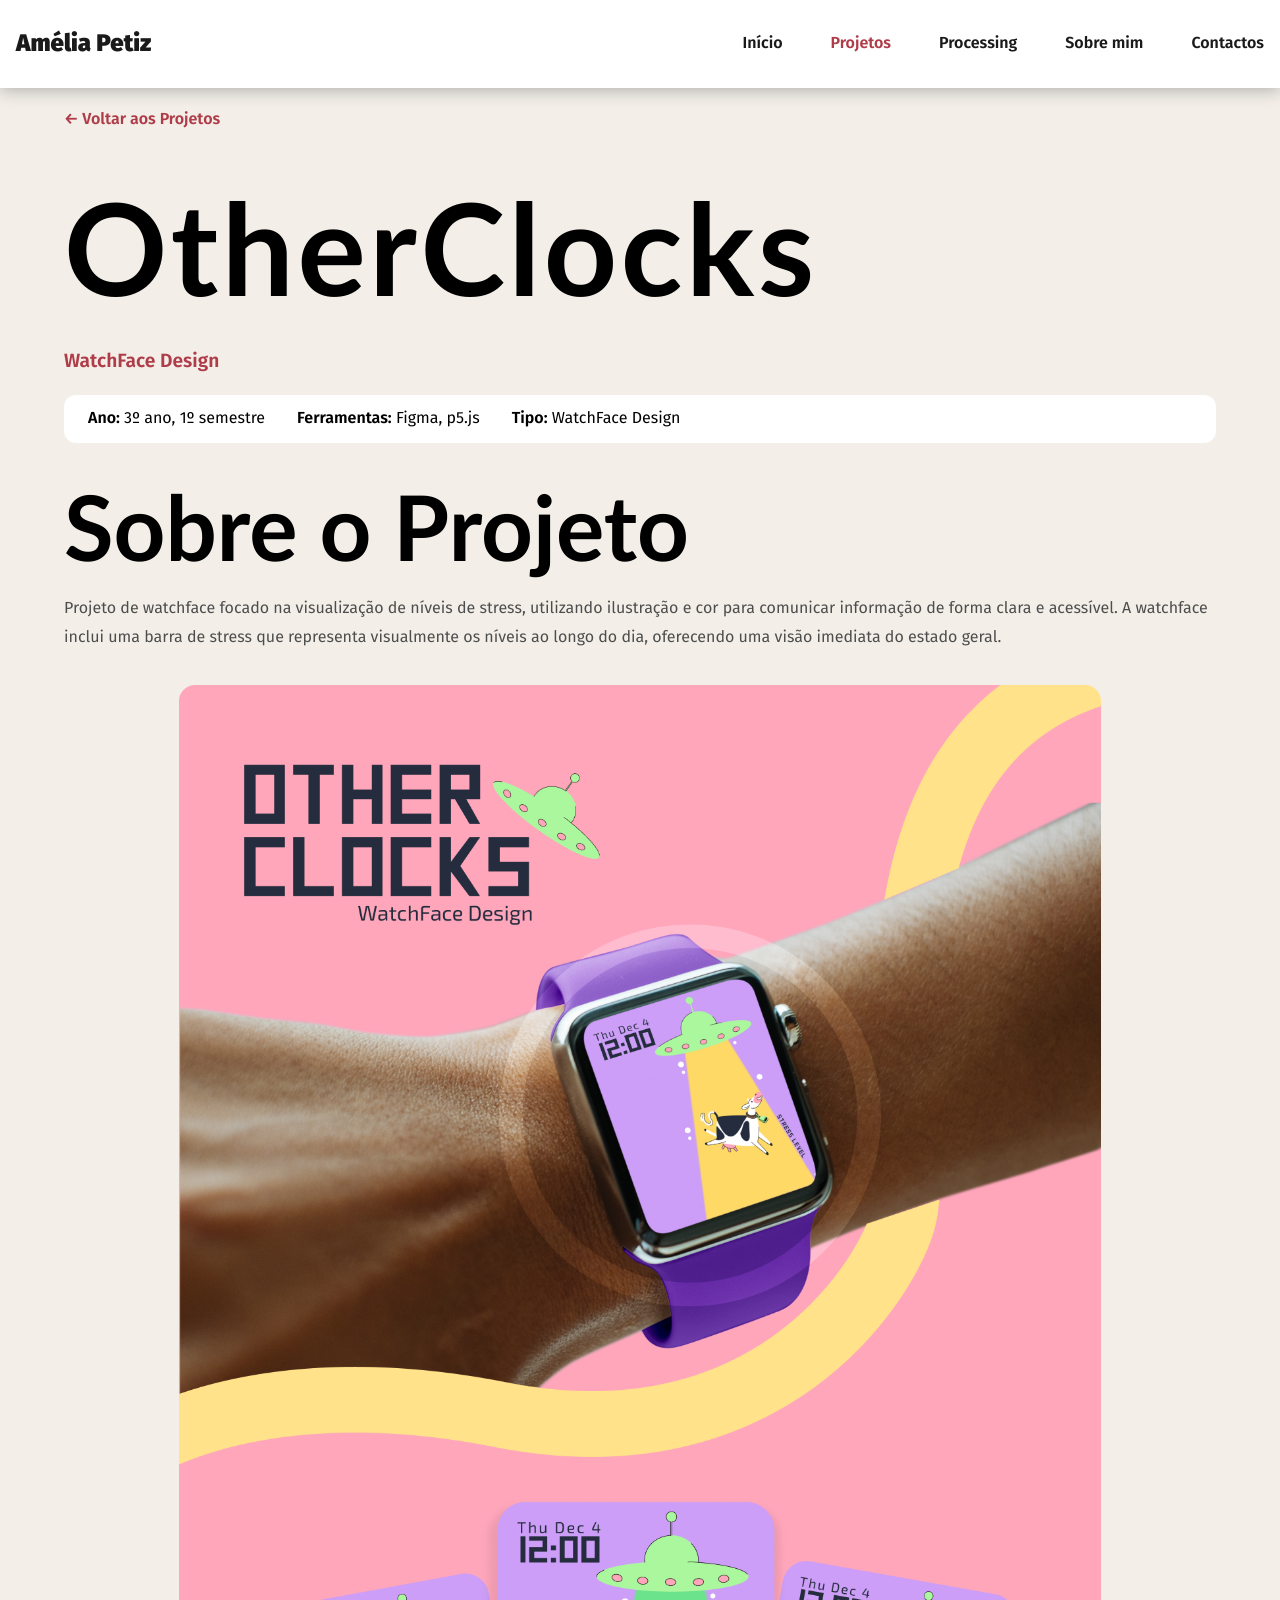
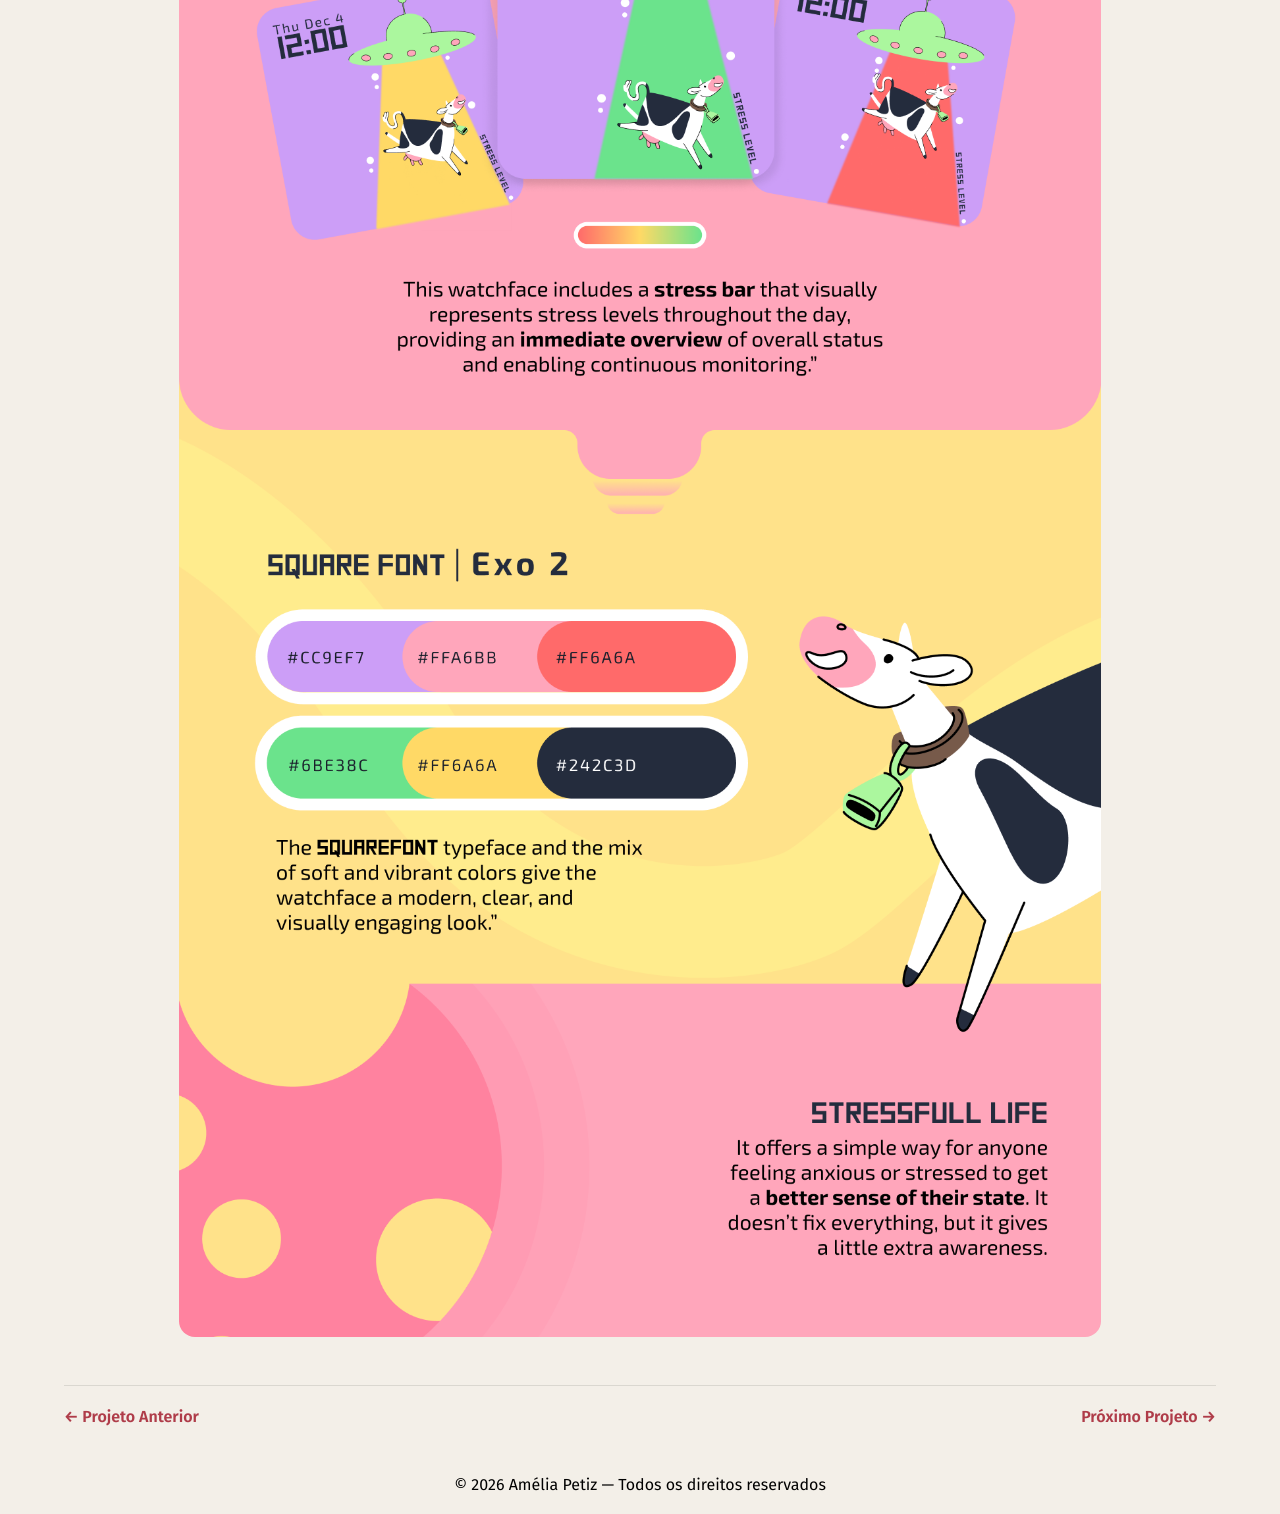
<file: projeto-otherclocks.html>
<!--
    Nome: Amélia Petiz | Nº: 3230579
    Exercício: Portfólio
    Ano letivo: 3º, 2025-2026 | Semestre: 2º
    UC: Laboratório de Projeto II
    Curso: L.DGM | Escola: ESAD // Politécnico de Leiria
    Docente: Luís Carradas
   
-->
<!DOCTYPE html>
<html lang="pt-PT">
    <head>
        <meta charset="UTF-8">
        <meta name="viewport" content="width=device-width, initial-scale=1.0">
        <title>OtherClocks — Amélia Petiz</title>
        <meta name="author" content="Amélia Petiz" />
        <meta name="description" content="OtherClocks — Projeto de design de watchface" />
        <link rel="icon" type="image/x-icon" href="imagens/favicon.ico">
        <link rel="stylesheet" href="css/reset.css">
        <link rel="stylesheet" href="css/style.css">
    </head>
    <body>
        <header id="topHeader">
            <nav id="mainMenu">
                <div class="navAction">
                    <div id="headerLogo">
                        <a href="index.html" title="Início">Amélia Petiz</a>
                    </div>
                    <div class="nav__toggle" id="nav-toggle">
                        <span class="nav__burger">☰</span>
                        <span class="nav__close">✕</span>
                    </div>
                </div>
                <div class="nav__menu" id="navMenu">
                    <ul class="nav__list">
                        <li><a class="nav__link" href="index.html">Início</a></li>
                        <li><a class="nav__link active" href="projects.html">Projetos</a></li>
                        <li><a class="nav__link" href="processing.html">Processing</a></li>
                        <li><a class="nav__link" href="sobremim.html">Sobre mim</a></li>
                        <li><a class="nav__link" href="contact.html">Contactos</a></li>
                    </ul>
                </div>
            </nav>
        </header>

        <main id="mainContent" style="padding: 2rem 4rem;">

            <a href="projects.html" style="color: #AF3C49; font-weight: 600; display: block; margin-top: 1.5rem;">← Voltar aos Projetos</a>

            <h1 style="margin-top: 1.5rem;">OtherClocks</h1>
            <p style="color: #AF3C49; font-weight: 600; font-size: 1.2rem; margin-top: 0.5rem;">WatchFace Design</p>

            <ul style="display: flex; gap: 2rem; background: white; padding: 1rem 1.5rem; border-radius: 0.75rem; margin-top: 1.5rem; flex-wrap: wrap;">
                <li><strong>Ano:</strong> 3º ano, 1º semestre</li>
                <li><strong>Ferramentas:</strong> Figma, p5.js</li>
                <li><strong>Tipo:</strong> WatchFace Design</li>
            </ul>

            <h2 style="margin-top: 2rem;">Sobre o Projeto</h2>
            <p style="margin-top: 1rem; line-height: 1.8; color: hsl(0,0%,30%);">Projeto de watchface focado na visualização de níveis de stress, utilizando ilustração e cor para comunicar informação de forma clara e acessível. A watchface inclui uma barra de stress que representa visualmente os níveis ao longo do dia, oferecendo uma visão imediata do estado geral.</p>

            <img src="imagens/otherclocks-1.png" alt="OtherClocks — poster do projeto" style="width: 80%; border-radius: 1rem; margin-top: 2rem; display: block; margin-left: auto; margin-right: auto;">

            <nav style="display: flex; justify-content: space-between; margin-top: 3rem; padding-top: 1.5rem; border-top: 1px solid rgba(0,0,0,0.1);">
                <a href="project-fluxia.html" style="color: #AF3C49; font-weight: 600;">← Projeto Anterior</a>
                <a href="project-augmented-narratives.html" style="color: #AF3C49; font-weight: 600;">Próximo Projeto →</a>
            </nav>

        </main>

        <footer id="mainFooter">
            <p>&copy; 2026 Amélia Petiz — Todos os direitos reservados</p>
        </footer>

        <script src="js/script.js"></script>
    </body>
</html>
</file>
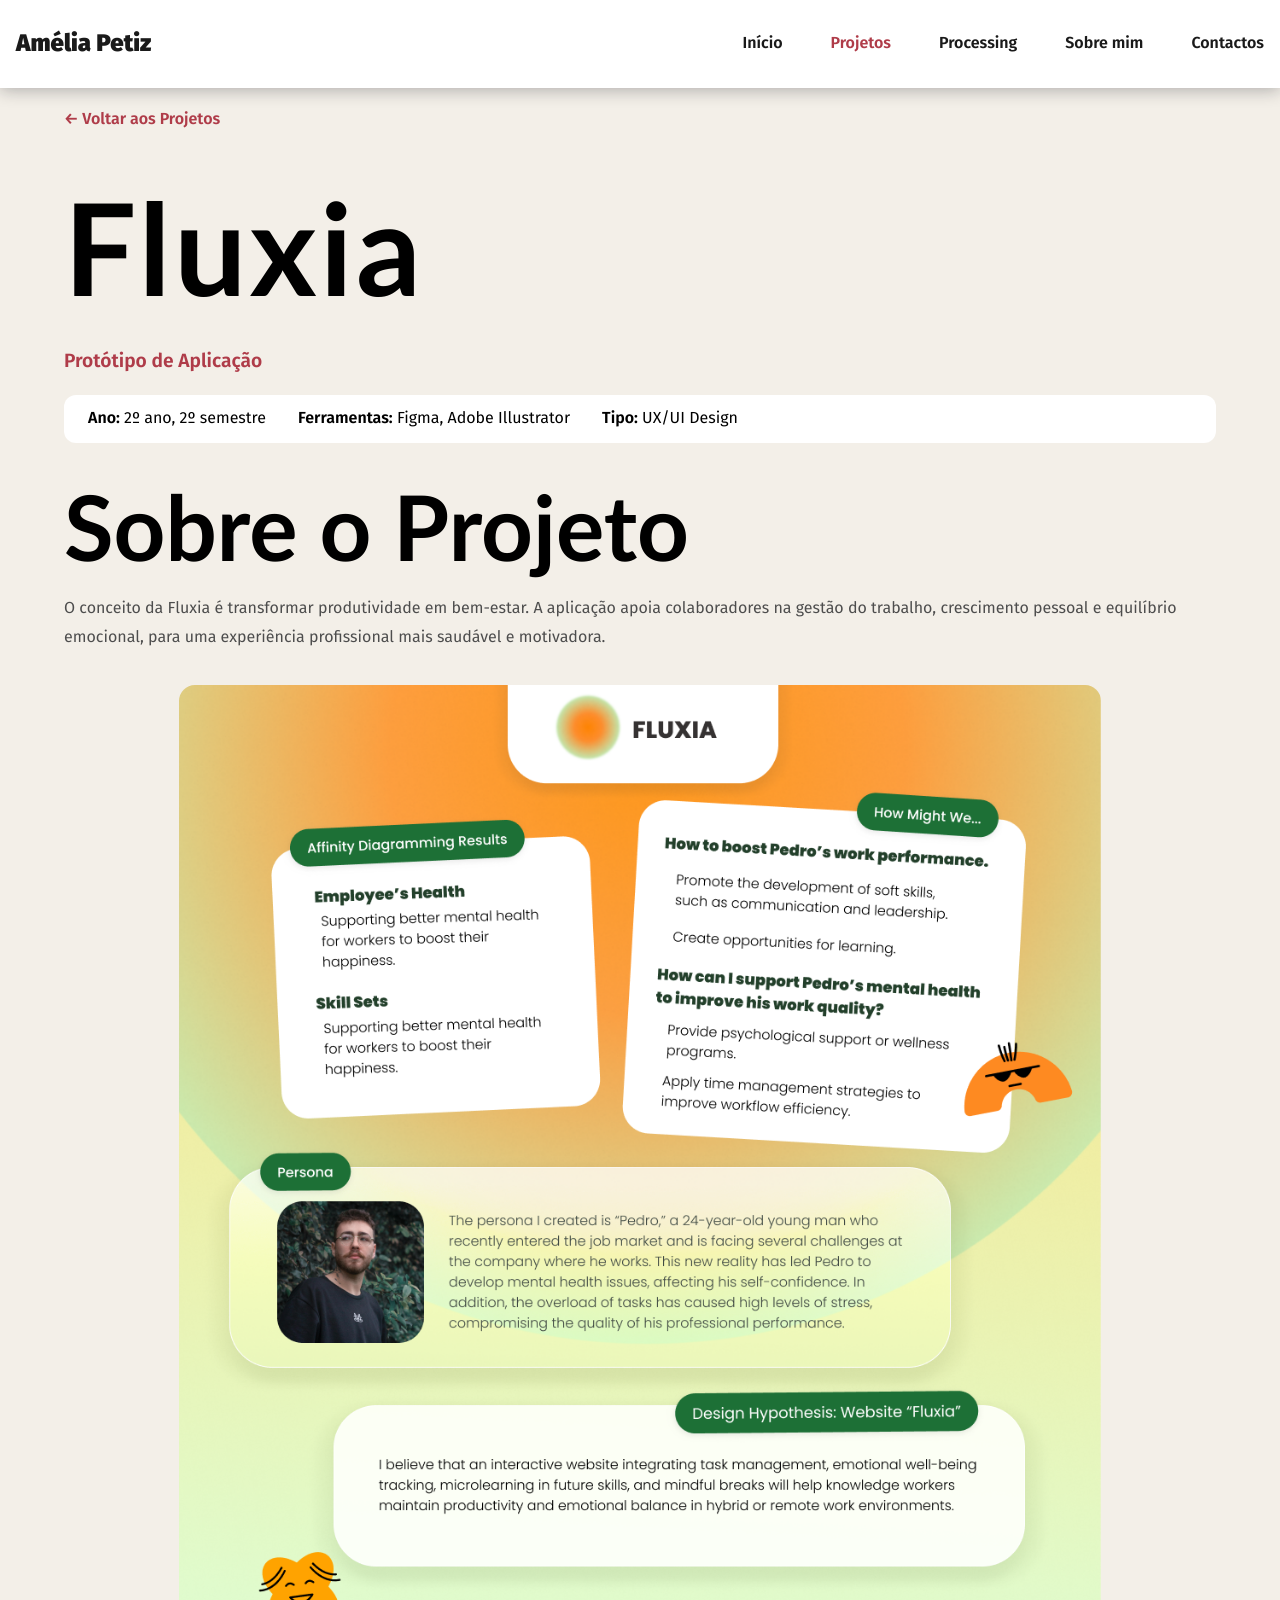
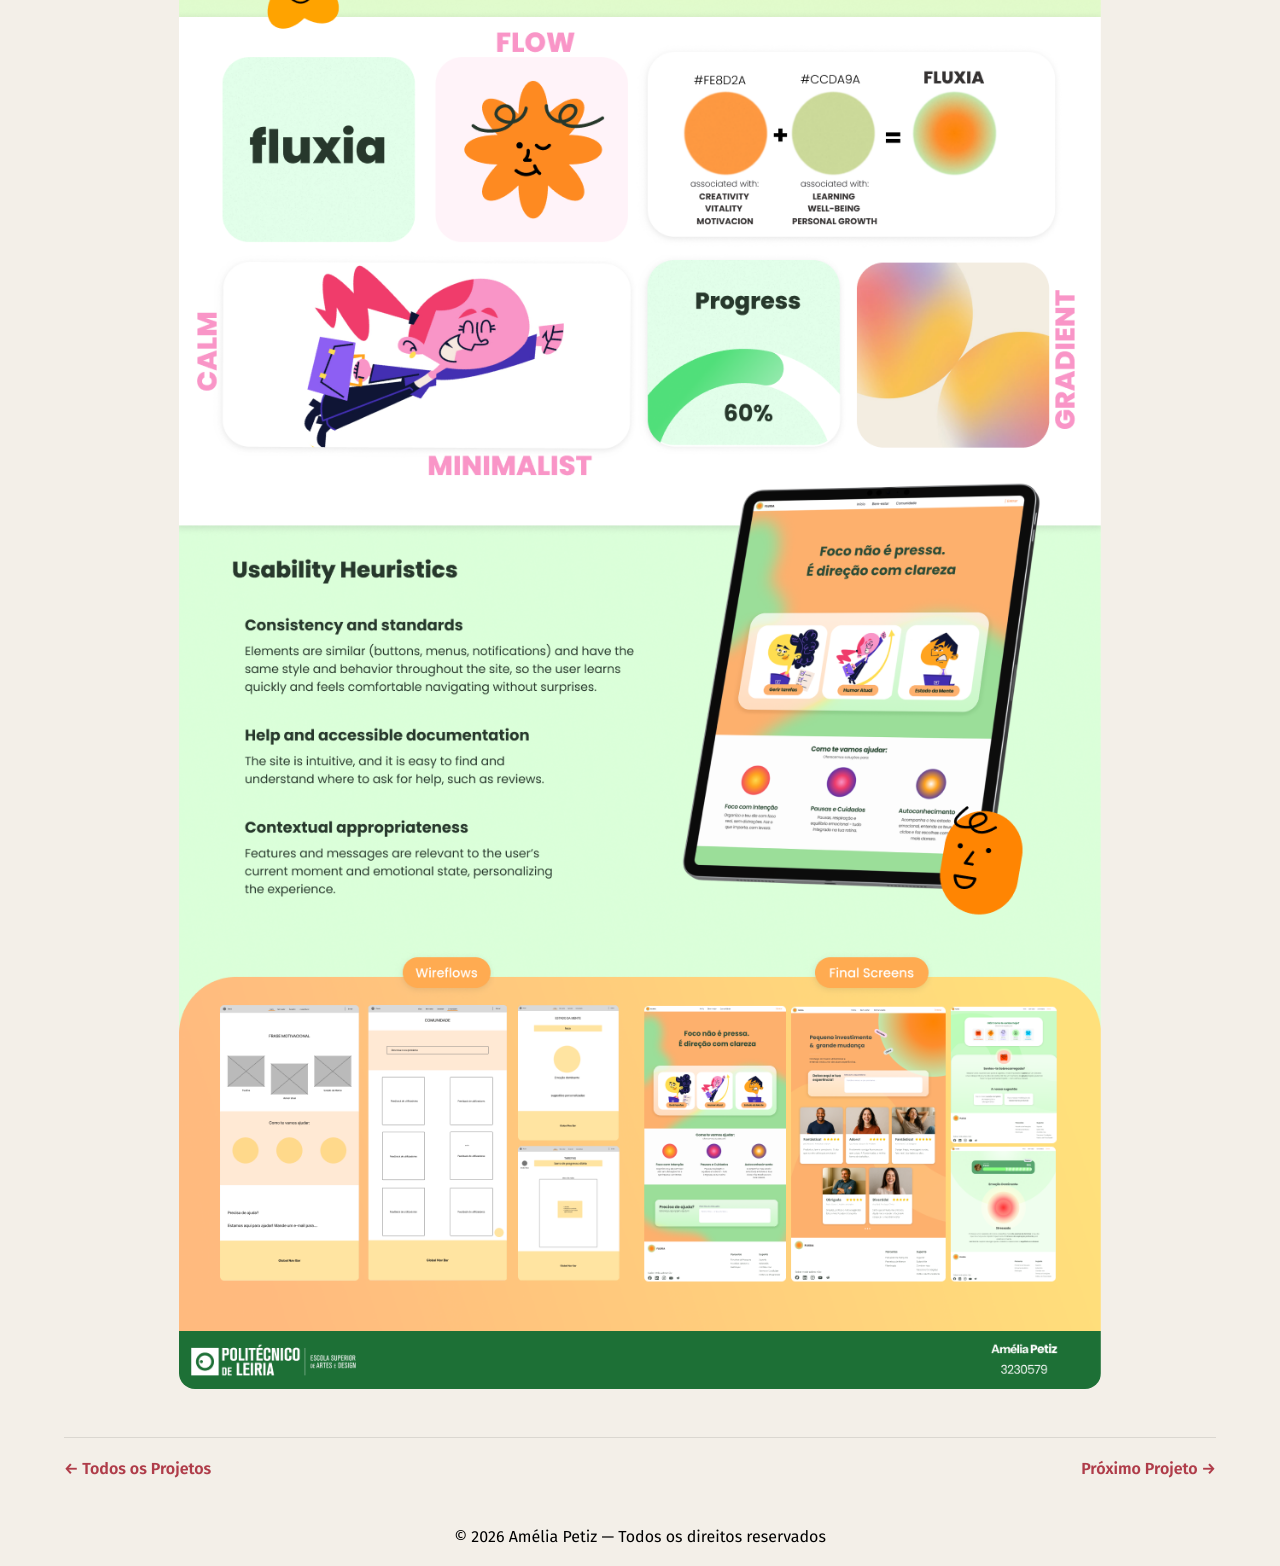
<file: projetofluxia.html>
<!--
    Nome: Amélia Petiz | Nº: 3230579
    Exercício: Portfólio
    Ano letivo: 3º, 2025-2026 | Semestre: 2º
    UC: Laboratório de Projeto II
    Curso: L.DGM | Escola: ESAD // Politécnico de Leiria
    Docente: Luís Carradas
  
-->
<!DOCTYPE html>
<html lang="pt-PT">
    <head>
        <meta charset="UTF-8">
        <meta name="viewport" content="width=device-width, initial-scale=1.0">
        <title>Fluxia — Amélia Petiz</title>
        <meta name="author" content="Amélia Petiz" />
        <meta name="description" content="Fluxia — Projeto de protótipo de aplicação" />
        <link rel="icon" type="image/x-icon" href="imagens/favicon.ico">
        <link rel="stylesheet" href="css/reset.css">
        <link rel="stylesheet" href="css/style.css">
    </head>
    <body>
        <header id="topHeader">
            <nav id="mainMenu">
                <div class="navAction">
                    <div id="headerLogo">
                        <a href="index.html" title="Início">Amélia Petiz</a>
                    </div>
                    <div class="nav__toggle" id="nav-toggle">
                        <span class="nav__burger">☰</span>
                        <span class="nav__close">✕</span>
                    </div>
                </div>
                <div class="nav__menu" id="navMenu">
                    <ul class="nav__list">
                        <li><a class="nav__link" href="index.html">Início</a></li>
                        <li><a class="nav__link active" href="projects.html">Projetos</a></li>
                        <li><a class="nav__link" href="processing.html">Processing</a></li>
                        <li><a class="nav__link" href="sobremim.html">Sobre mim</a></li>
                        <li><a class="nav__link" href="contact.html">Contactos</a></li>
                    </ul>
                </div>
            </nav>
        </header>

<main id="mainContent" style="padding: 2rem 4rem;">
            <!-- Botão voltar -->
<a href="projects.html" style="color: #AF3C49; font-weight: 600; display: block; margin-top: 1.5rem;">← Voltar aos Projetos</a>
            <!-- Cabeçalho do projeto -->
            <h1 style="margin-top: 1.5rem;">Fluxia</h1>
            <p style="color: #AF3C49; font-weight: 600; font-size: 1.2rem; margin-top: 0.5rem;">Protótipo de Aplicação</p>

            <!-- Caixinha de informações -->
            <ul style="display: flex; gap: 2rem; background: white; padding: 1rem 1.5rem; border-radius: 0.75rem; margin-top: 1.5rem; flex-wrap: wrap;">
                <li><strong>Ano:</strong> 2º ano, 2º semestre</li>
                <li><strong>Ferramentas:</strong> Figma, Adobe Illustrator</li>
                <li><strong>Tipo:</strong> UX/UI Design</li>
            </ul>

            <!-- Descrição -->
            <h2 style="margin-top: 2rem;">Sobre o Projeto</h2>
            <p style="margin-top: 1rem; line-height: 1.8; color: hsl(0,0%,30%);">O conceito da Fluxia é transformar produtividade em bem-estar. A aplicação apoia colaboradores na gestão do trabalho, crescimento pessoal e equilíbrio emocional, para uma experiência profissional mais saudável e motivadora.</p>

            <!-- Poster do projeto -->
<img src="imagens/fluxia-1.png" alt="Fluxia — poster do projeto" style="width: 80%; border-radius: 1rem; margin-top: 2rem; display: block; margin-left: auto; margin-right: auto;">
            <!-- Navegação entre projetos -->
            <nav style="display: flex; justify-content: space-between; margin-top: 3rem; padding-top: 1.5rem; border-top: 1px solid rgba(0,0,0,0.1);">
                <a href="projects.html" style="color: #AF3C49; font-weight: 600;">← Todos os Projetos</a>
                <a href="project-otherclocks.html" style="color: #AF3C49; font-weight: 600;">Próximo Projeto →</a>
            </nav>

        </main>

        <footer id="mainFooter">
            <p>&copy; 2026 Amélia Petiz — Todos os direitos reservados</p>
        </footer>

        <script src="js/script.js"></script>
    </body>
</html>
</file>
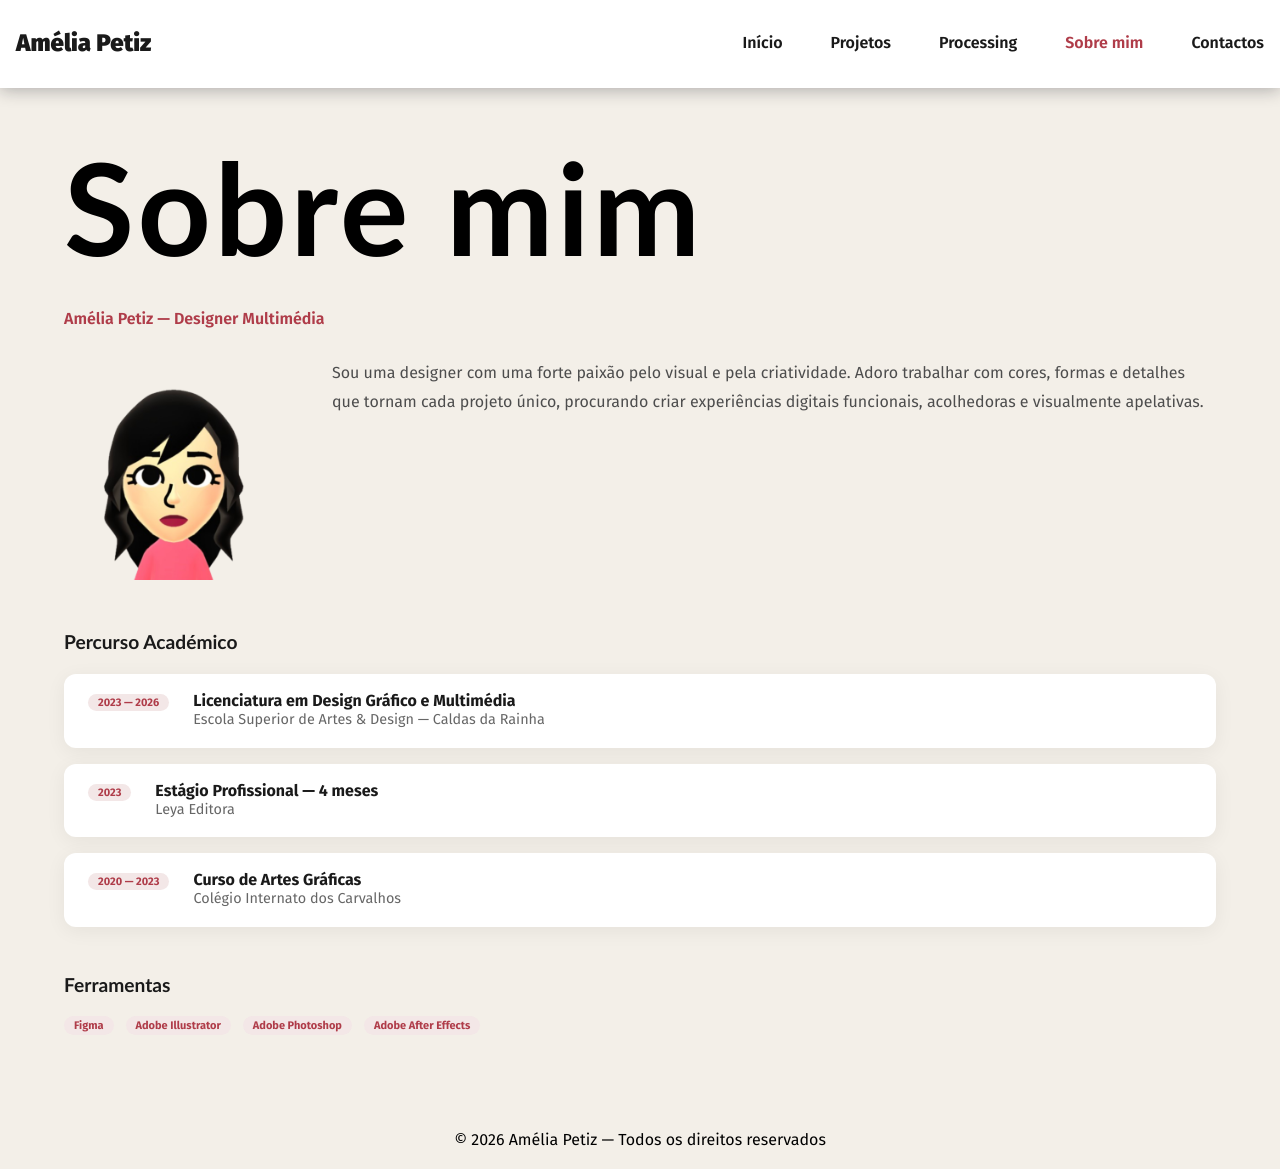
<file: sobremim.html>
<!DOCTYPE html>
<html lang="pt-PT">
    <head>
        <meta charset="UTF-8">
        <meta name="viewport" content="width=device-width, initial-scale=1.0">
        <title>Sobre mim — Amélia Petiz</title>
        <meta name="author" content="Amélia Petiz" />
        <meta name="description" content="Sobre mim — Amélia Petiz, Designer Multimédia" />
        <link rel="icon" type="image/x-icon" href="imagens/favicon.ico">
        <link rel="stylesheet" href="css/reset.css">
        <link rel="stylesheet" href="css/style.css">
    </head>
    <body>
        <header id="topHeader">
            <nav id="mainMenu">
                <div class="navAction">
                    <div id="headerLogo">
                        <a href="index.html" title="Início">Amélia Petiz</a>
                    </div>
                    <div class="nav__toggle" id="nav-toggle">
                        <span class="nav__burger">☰</span>
                        <span class="nav__close">✕</span>
                    </div>
                </div>
                <div class="nav__menu" id="navMenu">
                    <ul class="nav__list">
                        <li><a class="nav__link" href="index.html">Início</a></li>
                        <li><a class="nav__link" href="projects.html">Projetos</a></li>
                        <li><a class="nav__link" href="processing.html">Processing</a></li>
                        <li><a class="nav__link active" href="sobremim.html">Sobre mim</a></li>
                        <li><a class="nav__link" href="contactos.html">Contactos</a></li>
                    </ul>
                </div>
            </nav>
        </header>

        <main id="mainContent" class="pageWidth paginaSobreMim">

            <!-- Título e subtítulo da página -->
            <h1>Sobre mim</h1>
            <p class="pRed">Amélia Petiz — Designer Multimédia</p>

          
            <div class="sobremim__wrapper">

                
                <div class="sobremim__foto">
                    <img src="imagens/sobremim.png" alt="Fotografia de Amélia Petiz">
                </div>

              
                <div class="sobremim__texto">
                    <p>Sou uma designer com uma forte paixão pelo visual e pela criatividade. Adoro trabalhar com cores, formas e detalhes que tornam cada projeto único, procurando criar experiências digitais funcionais, acolhedoras e visualmente apelativas.</p>
                </div>

            </div>

         
            <h2 class="sobremim__titulo-secao">Percurso Académico</h2>

            <ul class="sobremim__lista">
                <li class="sobremim__item">
                    <span class="card__tag">2023 — 2026</span>
                    <div>
                        <p class="sobremim__item-titulo">Licenciatura em Design Gráfico e Multimédia</p>
                        <p class="sobremim__item-subtitulo">Escola Superior de Artes &amp; Design — Caldas da Rainha</p>
                    </div>
                </li>
                <li class="sobremim__item">
                    <span class="card__tag">2023</span>
                    <div>
                        <p class="sobremim__item-titulo">Estágio Profissional — 4 meses</p>
                        <p class="sobremim__item-subtitulo">Leya Editora</p>
                    </div>
                </li>
                <li class="sobremim__item">
                    <span class="card__tag">2020 — 2023</span>
                    <div>
                        <p class="sobremim__item-titulo">Curso de Artes Gráficas</p>
                        <p class="sobremim__item-subtitulo">Colégio Internato dos Carvalhos</p>
                    </div>
                </li>
            </ul>

        
            <h2 class="sobremim__titulo-secao">Ferramentas</h2>

            <ul class="sobremim__ferramentas">
                <li><span class="card__tag">Figma</span></li>
                <li><span class="card__tag">Adobe Illustrator</span></li>
                <li><span class="card__tag">Adobe Photoshop</span></li>
                <li><span class="card__tag">Adobe After Effects</span></li>
            </ul>

        </main>

        <footer id="mainFooter">
            <p>&copy; 2026 Amélia Petiz — Todos os direitos reservados</p>
        </footer>

        <script src="js/script.js"></script>
    </body>
</html>
</file>
<file: css/style.css>
@import url('https://fonts.googleapis.com/css2?family=Lato:wght@400;700;900&family=Fira+Sans:wght@400;600&display=swap');

::selection {
  
  text-shadow: none;
  color: #fff;
  background-color: #00f;
}

html {

  font-size: 100%;
}

@media (prefers-reduced-motion: no-preference) {
  html {
   
    scroll-behavior: smooth;
  }
}

*,
*::before,
*::after,
html {
 
  -webkit-box-sizing: border-box;
  -moz-box-sizing: border-box;
  box-sizing: border-box;
}

body {

  text-rendering: geometricPrecision;
  -webkit-font-smoothing: antialiased;
  -moz-osx-font-smoothing: grayscale;
}

img {

  height: auto;
  max-width: 100%;

  user-select: none;
}

button {

  color: inherit;
}

a, button {
 
  touch-action: manipulation;
}

svg {
 
  height: 100%;
  width: 100%;
  fill: currentColor;
  pointer-events: none;
}

iframe, video {

  height: 100%;
  width: 100%;
}

:root {
  --header-height: 3.5rem;


  --black-color: hsl(0, 0%, 10%);
  --black-color-light: hsl(0, 0%, 20%);
  --black-color-lighten: hsl(0, 0%, 30%);
  --white-color: #fff;
  --body-color: hsl(39, 30%, 93%);    
  --primary-color: #AF3C49;           
  --secondary-color: hsl(0, 0%, 10%); 

  --font-regular: 400;
  --font-semi-bold: 600;
  --font-bold: 800;


  --z-tooltip: 10;
  --z-fixed: 100;
}
body {
  font-size: 16px;
  font-family: "Fira Sans", sans-serif;
  background-color: var(--body-color);
}

h1, h2, h3, h4, h5, h6 {
  font-family: Lato, sans-serif;
}

p {
  font-size: 16px;
}

small {
  font-size: 0.8rem;
}

strong {
  font-weight: var(--font-semi-bold);
}

ul {
  list-style: none;
}

a {
  text-decoration: none;
  color: var(--secondary-color);
}

a:hover, a:active, a.active {
  color: var(--primary-color);
}

.space-S { height: 30px; }
.space-M { height: 60px; }
.space-L { height: 90px; }
.space-XL { height: 120px; }

.pRed {
  color: #AF3C49;
  font-weight: 600;
  margin-top: 0.5rem;
  margin-bottom: 2rem;
}
.pageWidth {
  width: 100%;
  max-width: 1680px;
  margin: 0 auto;
  padding: 0 16px;
}

h1, .h1 {
  font-size: 2.986rem;
  font-weight: 700;
  letter-spacing: 0.22rem;
  line-height: 1.5;
  margin-top: 1.5rem;
}

h2, .h2 {
  font-size: 2.488rem;
  font-weight: 700;
  line-height: 1.15;
}

h3, .h3 {
  font-size: 2.074rem;
  font-weight: 500;
  line-height: 1;
}

h4, .h4 { font-size: 1.728rem; }
h5, .h5 { font-size: 1.44rem; }
h6, .h6 { font-size: 1.2rem; }

@media (min-width: 992px) {
  h1, .h1 { font-size: 7.993rem; }
  h2, .h2 { font-size: 5.653rem; }
  h3, .h3 { font-size: 3.998rem; }
  h4, .h4 { font-size: 2.2827rem; }
  h5, .h5 { font-size: 1.9999rem; }
  h6, .h6 { font-size: 1.414rem; }
}

#topHeader {
  position: fixed;
  top: 0;
  left: 0;
  width: 100%;
  max-width: 100%;
  background-color: var(--white-color);
  box-shadow: 0 2px 16px hsla(220, 32%, 8%, .3);
  z-index: var(--z-fixed);
}

#mainMenu {
  height: var(--header-height);
  width: 100%;
  max-width: 1680px;
  margin: 0 auto;
  padding: 0 16px;
}

.nav__burger,
.nav__close {
  color: var(--black-color);
}

.navAction {
  height: 100%;
  display: flex;
  justify-content: space-between;
  align-items: center;
}

#headerLogo {
  display: inline-flex;
  align-items: center;
  column-gap: .25rem;
}

#headerLogo a {
  display: flex;
  align-items: center;
  font-size: 1.5rem;
  font-weight: 900;
}

.nav__toggle {
  position: relative;
  width: 32px;
  height: 32px;
}

.nav__burger,
.nav__close {
  position: absolute;
  width: max-content;
  height: max-content;
  inset: 0;
  margin: auto;
  font-size: 2rem;
  cursor: pointer;
  transition: opacity .1s, transform .4s;
}

.nav__close {
  opacity: 0;
}

@media screen and (max-width: 992px) {
  .nav__menu {
    position: absolute;
    left: 0;
    top: 3.5rem;
    width: 100%;
    height: calc(100vh - 3.5rem);
    overflow: auto;
    pointer-events: none;
    opacity: 0;
    transition: height .4s, opacity .3s;
  }
  .nav__menu::-webkit-scrollbar {
    width: 0;
  }
  .nav__list {
    padding-top: 1rem;
  }
}

.nav__link {
  color: var(--secondary-color);
  background-color: var(--white-color);
  font-weight: var(--font-semi-bold);
  padding: 1.25rem 1.5rem;
  display: flex;
  justify-content: space-between;
  align-items: center;
  transition: color .3s;
}

.nav__link:hover {
  color: var(--primary-color);
}


.show-menu {
  opacity: 1;
  top: 3.5rem;
  pointer-events: initial;
}

.show-icon .nav__burger {
  opacity: 0;
  transform: rotate(90deg);
}

.show-icon .nav__close {
  opacity: 1;
  transform: rotate(90deg);
}

@media screen and (min-width: 992px) {
  #topHeader {
    margin-inline: auto;
  }
  #mainMenu {
    height: calc(var(--header-height) + 2rem);
    display: flex;
    justify-content: space-between;
  }
  .nav__toggle {
    display: none;
  }
  .nav__list {
    height: 100%;
    display: flex;
    column-gap: 3rem;
  }
  .nav__link {
    height: 100%;
    padding: 0;
    justify-content: initial;
    column-gap: .25rem;
    background-color: transparent;
  }
  .nav__link:hover {
    background-color: transparent;
  }
}
#mainContent {
  margin-top: var(--header-height) !important;
}

@media screen and (min-width: 992px) {
  #mainContent {
    margin-top: calc(var(--header-height) + 2rem);
  }
}


#mainFooter {
  padding: 20px;
  text-align: center;
}

#hero {
  display: flex;
  align-items: center;
  justify-content: space-between;
  gap: 2rem;
  padding: 6rem 4rem;
  max-width: 1680px;
  margin: 0 auto;
  min-height: 90vh;
}

#hero h1 span {
  color: var(--primary-color);
}

.hero__text {
  max-width: 600px;
}

.hero__text p {
  margin-top: 1rem;
  line-height: 1.6;
  color: var(--black-color-lighten);
}

.hero__image img {
  width: 700px;
  margin-bottom: -6rem;
}

.btn {
  display: inline-block;
  margin-top: 1.5rem;
  background-color: var(--primary-color);
  color: var(--white-color);
  padding: 0.75rem 2rem;
  border-radius: 2rem;
  font-weight: var(--font-semi-bold);
  transition: opacity 0.3s;
}

.btn:hover {
  opacity: 0.85;
  color: var(--white-color);
}

#featured {
  padding: 3rem 2rem;
  max-width: 1680px;
  margin: 0 auto;
}

#featured h2 {
  margin-bottom: 2rem;
}

.projects__grid {
  display: grid;
  grid-template-columns: repeat(2, 1fr);
  gap: 1.5rem;
}

.projects__grid article {
  background-color: var(--white-color);
  border-radius: 1rem;
  padding: 1.25rem;
  box-shadow: 0 4px 20px hsla(0, 0%, 0%, 0.06);
  transition: transform 0.3s;
}

.projects__grid article:hover {
  transform: translateY(-4px);
}

.projects__grid img {
  width: 100%;
  height: 180px;
  object-fit: cover;
  border-radius: 0.5rem;
  margin-bottom: 1rem;
  background-color: hsl(39, 30%, 88%);
}

.projects__grid h3 { margin-bottom: 0.5rem; }

.projects__grid p {
  color: var(--black-color-lighten);
  font-size: 0.9rem;
  margin-bottom: 0.75rem;
}

.projects__grid a {
  font-weight: var(--font-semi-bold);
  color: var(--primary-color);
}


@media screen and (max-width: 992px) {

  #hero {
    flex-direction: column;
    text-align: center;
    padding: 2rem 1rem;
  }
 
  .projects__grid {
    grid-template-columns: 1fr;
  }
}

#p5Canvas {
  display: flex;
  flex-direction: column;
  align-items: center;
  padding: 0.5rem;
  gap: 0.5rem;
}
.paginaContactos {
  padding: 2rem 4rem;
}

.contactos__wrapper {
  display: flex;
  gap: 4rem;
  align-items: flex-start;
  flex-wrap: wrap;
  margin-bottom: 3rem;
}

.contactos__info {
  flex: 1 1 280px;
}

.contactos__texto {
  line-height: 1.6;
  color: hsl(0, 0%, 30%);
  margin-bottom: 2rem;
  font-size: 1.05rem;
}

.contactos__lista {
  display: flex;
  flex-direction: column;
  gap: 1rem;
}

.contacto__item {
  display: flex;
  align-items: center;
  gap: 1rem;
  background: white;
  border-radius: 0.75rem;
  padding: 1rem 1.25rem;
  box-shadow: 0 4px 20px hsla(0, 0%, 0%, 0.06);
}

.contacto__icone { font-size: 1.2rem; }

.contacto__label {
  font-size: 0.8rem;
  color: hsl(0, 0%, 50%);
  font-weight: 600;
  text-transform: uppercase;
}

.contacto__link {
  color: #AF3C49;
  font-weight: 600;
}

.contactos__formulario {
  flex: 1.5 1 340px;
  background: white;
  padding: 2rem;
  border-radius: 1rem;
  box-shadow: 0 4px 20px hsla(0, 0%, 0%, 0.06);
}

.contactos__formulario form {
  display: flex;
  flex-direction: column;
  gap: 1.25rem;
}

.campo {
  display: flex;
  flex-direction: column;
  gap: 0.5rem;
}

.campo label {
  font-weight: 600;
  color: hsl(0, 0%, 10%);
  font-size: 0.9rem;
}

.campo input,
.campo textarea {
  width: 100%;
  padding: 0.75rem 1rem;
  border: 1px solid hsl(0, 0%, 85%);
  border-radius: 0.5rem;
  outline: none;
  font-family: inherit;
  font-size: 0.95rem;
  background: hsl(0, 0%, 98%);
}

.campo textarea {
  resize: vertical;
}

.btn-enviar {
  background: #AF3C49;
  color: white;
  border: none;
  padding: 0.85rem 1.5rem;
  border-radius: 0.5rem;
  font-weight: 600;
  cursor: pointer;
  font-size: 0.95rem;
  align-self: flex-start;
  margin-top: 0.5rem;
}

.btn-enviar:hover {
  opacity: 0.85;
}

.paginaProcessing {
  padding: 2rem 4rem;
}

.processing__wrapper {
  display: flex;
  gap: 2.5rem;
  align-items: flex-start;
  flex-wrap: wrap;
  margin-top: 2rem;
}

.processing__canvas {
  flex: 1 1 320px;
}

.processing__descricao {
  flex: 1 1 320px;
  line-height: 1.8;
  color: hsl(0, 0%, 30%);
}

.processing__descricao p {
  margin-bottom: 1rem;
}

.paginaProjeto {
  padding: 2rem 4rem;
}
.btn-back {
  color: #AF3C49;
  font-weight: 600;
  display: block;
  margin-top: 1.5rem;
}

.projeto__titulo {
  margin-top: 1.5rem;
}

.projeto__meta {
  display: flex;
  gap: 2rem;
  background: white;
  padding: 1rem 1.5rem;
  border-radius: 0.75rem;
  margin-top: 1.5rem;
  flex-wrap: wrap;
}

.projeto__secao {
  margin-top: 2rem;
}

.projeto__descricao {
  margin-top: 1rem;
  line-height: 1.8;
  color: hsl(0, 0%, 30%);
}

.projeto__galeria {
  display: grid;
  grid-template-columns: repeat(2, 1fr);
  gap: 1rem;
  margin-top: 1rem;
}

.projeto__galeria img {
  width: 100%;
  border-radius: 0.75rem;
}

.projeto__poster {
  width: 80%;
  border-radius: 1rem;
  margin-top: 2rem;
  display: block;
  margin-left: auto;
  margin-right: auto;
}

.projeto__video {
  width: 80%;
  border-radius: 1rem;
  margin-top: 1rem;
  display: block;
  margin-left: auto;
  margin-right: auto;
}

.projeto__nav {
  display: flex;
  justify-content: space-between;
  margin-top: 3rem;
  padding-top: 1.5rem;
  border-top: 1px solid rgba(0, 0, 0, 0.1);
}

.projeto__nav a {
  color: #AF3C49;
  font-weight: 600;
}
.paginaProjetos {
  padding: 2rem 4rem;
}

.paginaProjetos .pRed {
  margin-bottom: 2rem;
}

.grelha__projetos {
  display: grid;
  grid-template-columns: repeat(2, 1fr);
  gap: 1.5rem;
}

.card__projeto {
  background: white;
  border-radius: 1rem;
  overflow: hidden;
  box-shadow: 0 4px 20px hsla(0, 0%, 0%, 0.06);
}

.card__projeto img {
  width: 100%;
  height: 200px;
  object-fit: cover;
}

.card__info {
  padding: 1.25rem;
}

.card__info h3 { margin-bottom: 0.25rem; }

.card__info p {
  font-size: 0.9rem;
  color: hsl(0, 0%, 40%);
  margin-bottom: 0.75rem;
}

.card__tag {
  background: hsl(0, 34%, 93%);
  color: #AF3C49;
  font-size: 11px;
  font-weight: 700;
  padding: 3px 10px;
  border-radius: 99px;
}

.card__link {
  display: block;
  margin-top: 0.75rem;
  color: #AF3C49;
  font-weight: 600;
  font-size: 0.9rem;
}

.card__info--video {
  padding-top: 3.5rem;
}

.card__link--video {
  margin-top: 3rem;
}

.paginaSobreMim {
  padding: 2rem 4rem;
}

.paginaSobreMim .pRed {
  margin-bottom: 2rem;
}

.sobremim__wrapper {
  display: flex;
  gap: 3rem;
  align-items: flex-start;
  flex-wrap: wrap;
  margin-bottom: 3rem;
}

.sobremim__foto {
  flex: 0 0 220px;
}

.sobremim__foto img {
  width: 220px;
  height: 220px;
  object-fit: cover;
  border-radius: 1rem;
}

.sobremim__texto {
  flex: 1 1 320px;
  line-height: 1.8;
  color: hsl(0, 0%, 30%);
  font-size: 1.5rem;
}

.sobremim__titulo-secao {
  font-size: 1.2rem;
  font-weight: 700;
  margin-bottom: 1.25rem;
  color: hsl(0, 0%, 10%);
}

.sobremim__lista {
  display: flex;
  flex-direction: column;
  gap: 1rem;
  margin-bottom: 3rem;
}

.sobremim__item {
  display: flex;
  gap: 1.5rem;
  align-items: flex-start;
  background: white;
  border-radius: 0.75rem;
  padding: 1.25rem 1.5rem;
  box-shadow: 0 4px 20px hsla(0, 0%, 0%, 0.06);
}

.sobremim__item-titulo {
  font-weight: 700;
  color: hsl(0, 0%, 10%);
  margin-bottom: 0.2rem;
}

.sobremim__item-subtitulo {
  font-size: 0.9rem;
  color: hsl(0, 0%, 40%);
}

.sobremim__ferramentas {
  display: flex;
  flex-wrap: wrap;
  gap: 0.75rem;
  margin-bottom: 3rem;
}
</file>
